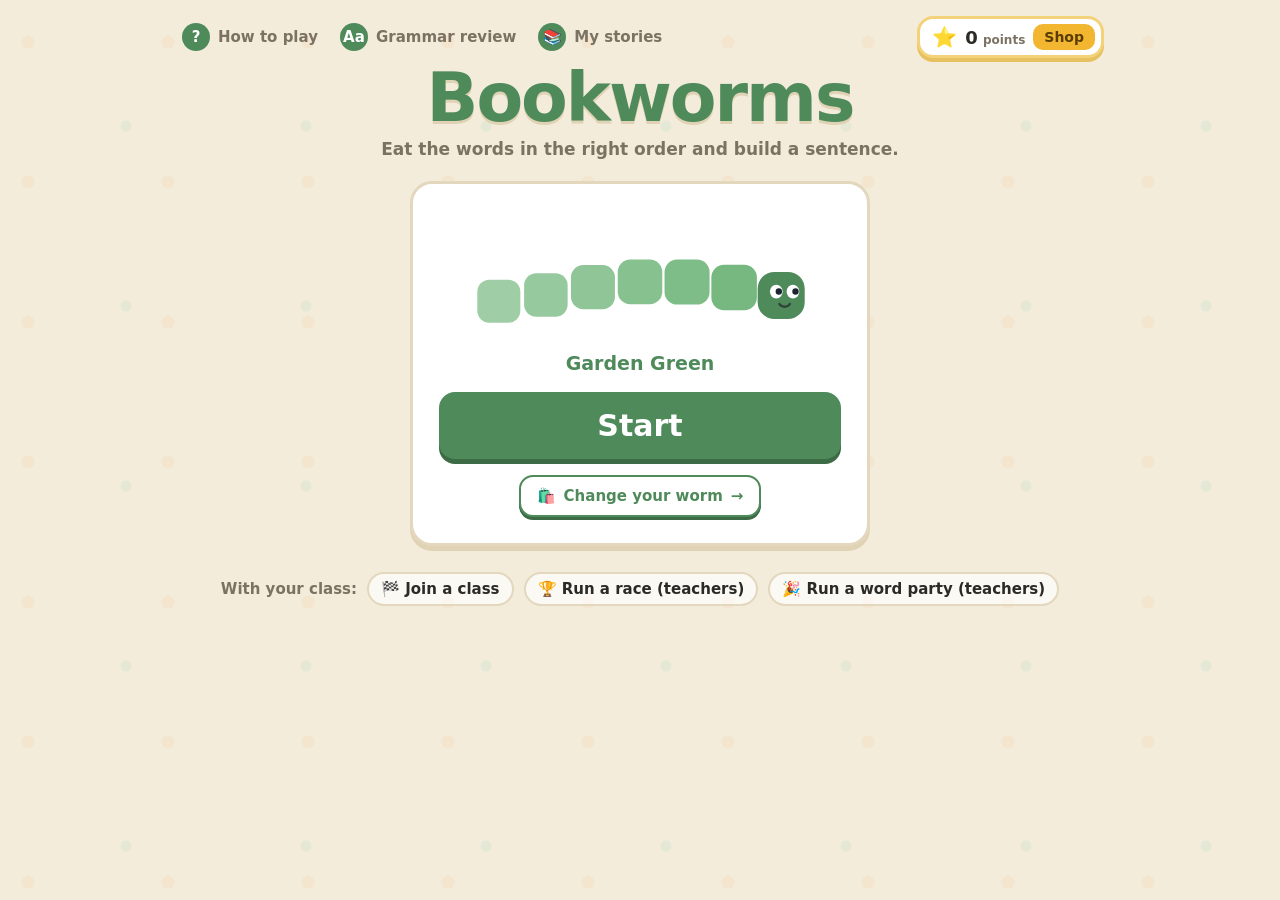
<file: index.html>
<!DOCTYPE html>
<html lang="en">
<head>
<meta charset="utf-8" />
<meta name="viewport" content="width=device-width, initial-scale=1" />
<title>Bookworms</title>
<link rel="icon" href="data:image/svg+xml,%3Csvg xmlns='http://www.w3.org/2000/svg' viewBox='0 0 100 100'%3E%3Ctext y='.9em' font-size='90'%3E%F0%9F%90%9B%3C/text%3E%3C/svg%3E" />
<link rel="stylesheet" href="css/home.css" />
</head>
<body>

<header class="top">
  <nav class="help-links">
    <a class="help" href="how-to-play.html"><span class="help-icon" aria-hidden="true">?</span>How to play</a>
    <a class="help" href="review.html"><span class="help-icon" aria-hidden="true">Aa</span>Grammar review</a>
    <a class="help" href="stories.html"><span class="help-icon" aria-hidden="true">📚</span>My stories</a>
  </nav>
  <a id="bank" class="bank" href="shop.html" title="Spend your points in the shop">
    <span class="bank-star" aria-hidden="true">⭐</span>
    <span><b id="bank-points">0</b> <small>points</small></span>
    <span class="bank-go">Shop</span>
  </a>
</header>

<main class="home start">

  <div class="hero">
    <h1>Bookworms</h1>
    <p class="tagline">Eat the words in the right order and build a sentence.</p>
  </div>

  <!-- the worm you play as, wiggling, in everything it is wearing - and the one way in -->
  <section class="card start-card" aria-label="Your worm">
    <canvas id="worm-preview" class="worm" aria-hidden="true"></canvas>
    <p id="worm-name" class="worm-name">Garden Green</p>
    <p id="picker-error" class="picker-error" hidden>
      Could not load the worm colours. Start the server with <code>./serve.sh</code>
      and reload this page.
    </p>
    <a id="start" class="play" href="setup.html">Start</a>
    <a class="shop-btn" href="shop.html?slot=color">
      <span aria-hidden="true">🛍️</span> Change your worm <span class="go" aria-hidden="true">&rarr;</span>
    </a>
  </section>

  <!-- class races: the whole class plays at once, on a shared leaderboard -->
  <nav class="classroom" aria-label="Class games">
    <span class="classroom-label">With your class:</span>
    <a href="join.html"><span aria-hidden="true">🏁</span> Join a class</a>
    <a href="teacher.html"><span aria-hidden="true">🏆</span> Run a race (teachers)</a>
    <a href="party-teacher.html"><span aria-hidden="true">🎉</span> Run a word party (teachers)</a>
  </nav>

</main>

<script src="js/closet.js"></script>
<script src="js/worm-skin.js"></script>
<script src="js/worm-art.js"></script>
<script src="js/home.js"></script>
</body>
</html>
</file>
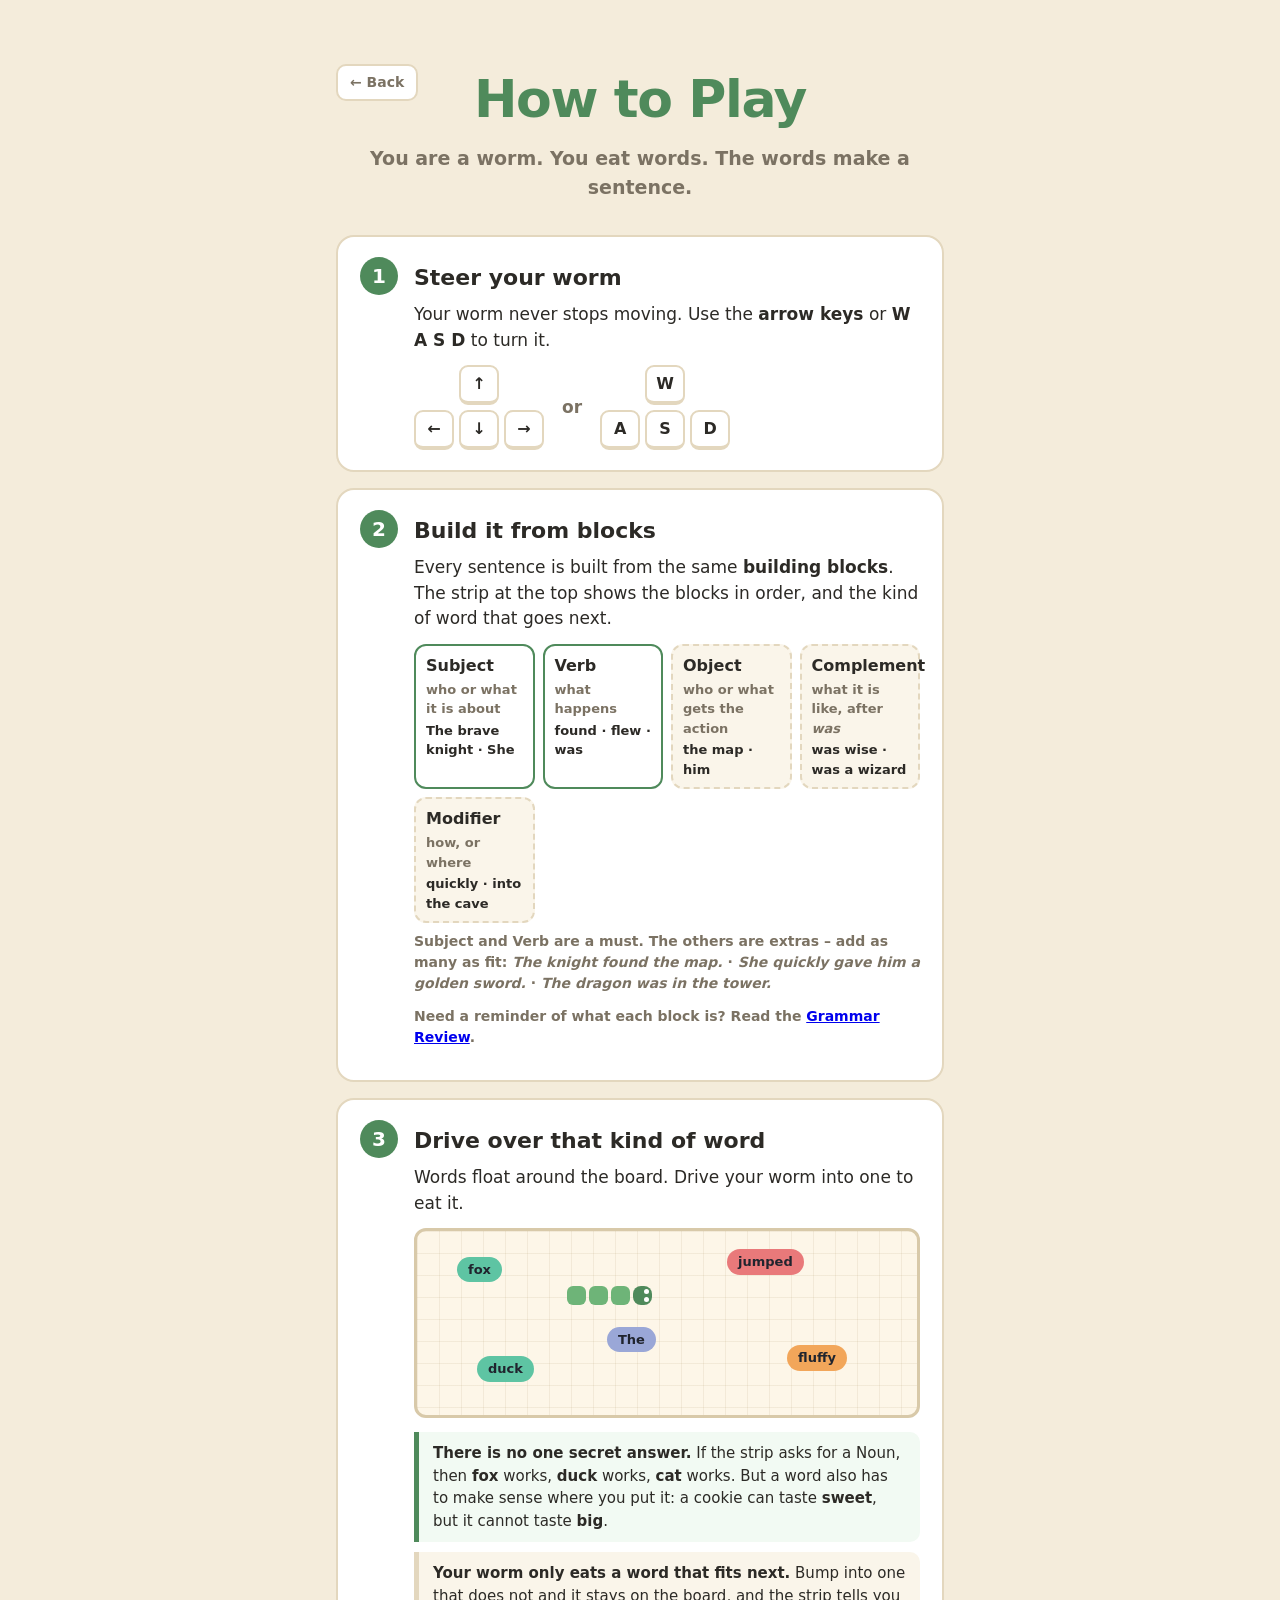
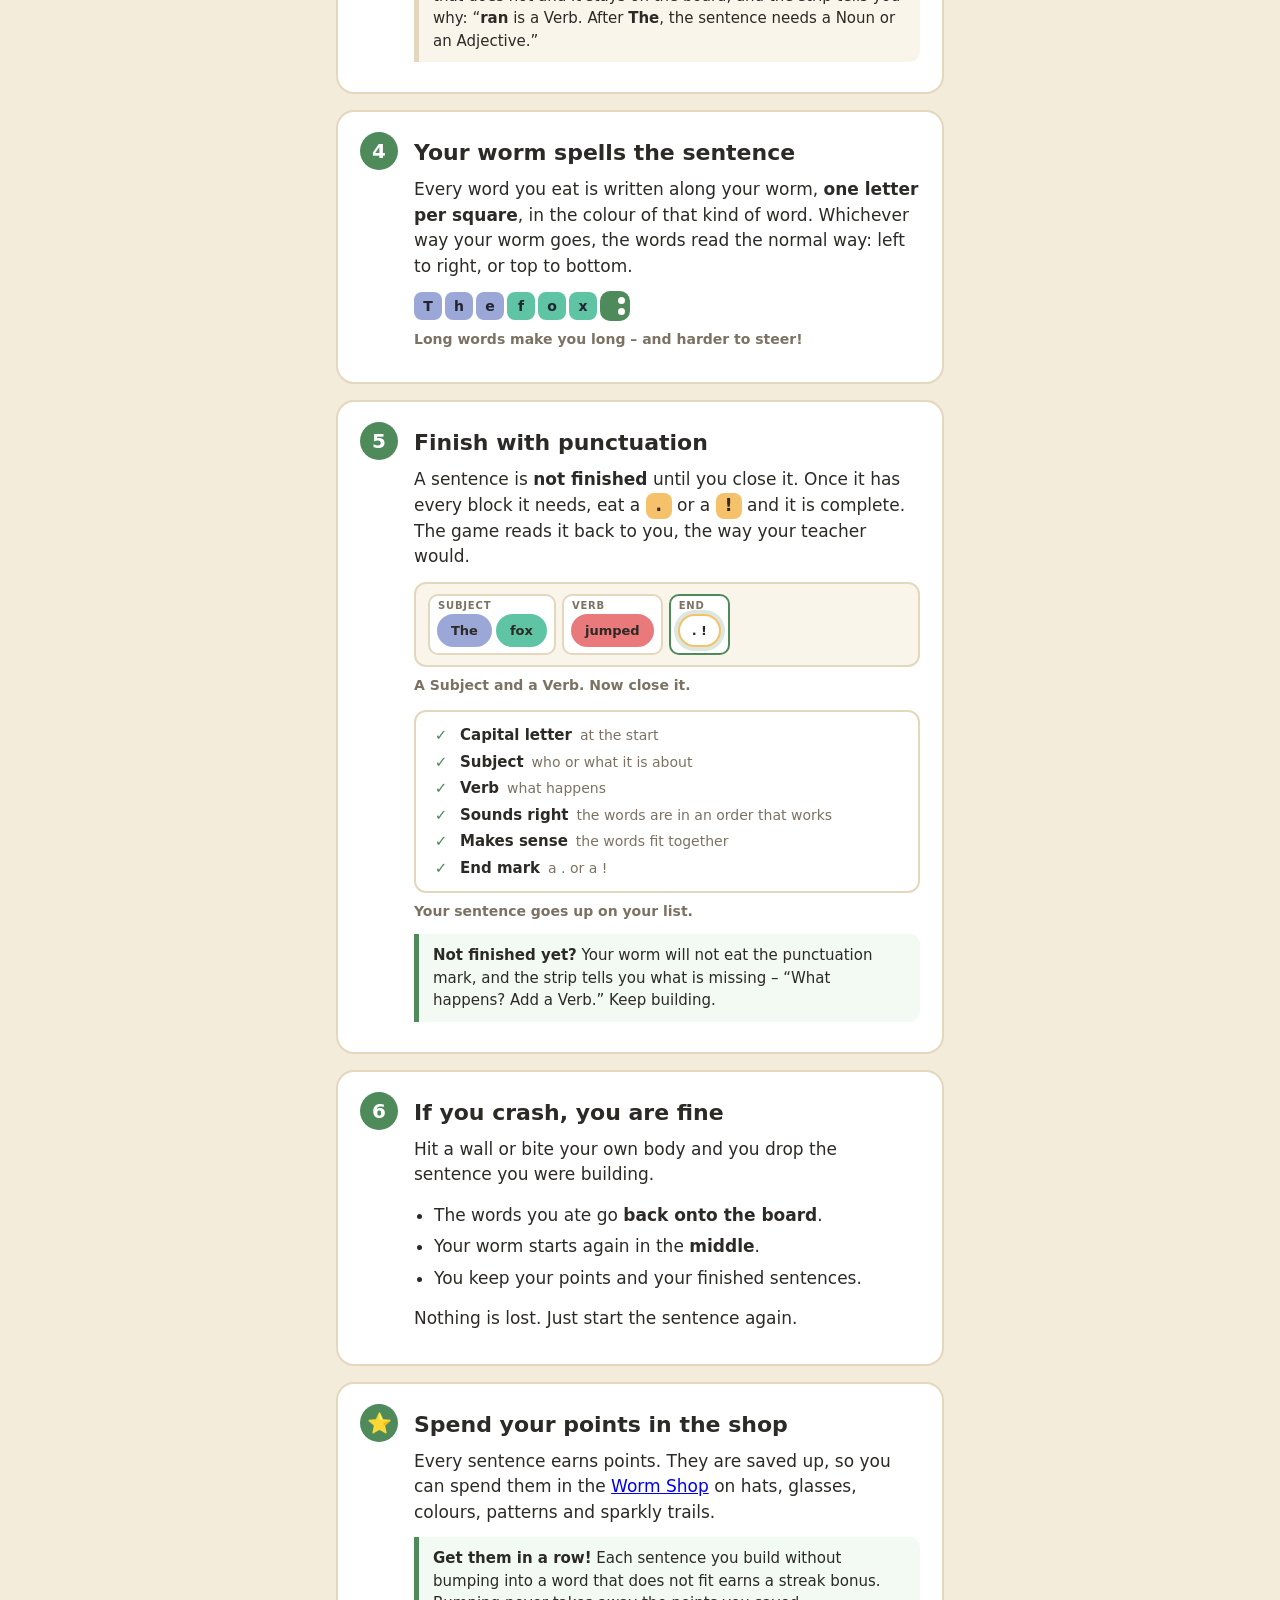
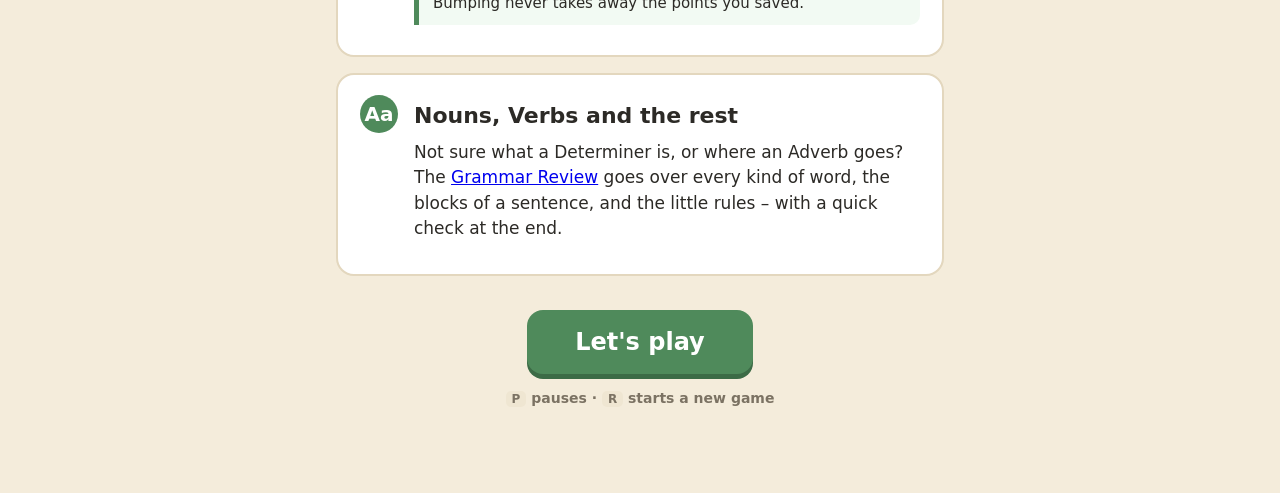
<file: how-to-play.html>
<!DOCTYPE html>
<html lang="en">
<head>
<meta charset="utf-8" />
<meta name="viewport" content="width=device-width, initial-scale=1" />
<title>Bookworms - How to Play</title>
<link rel="icon" href="data:image/svg+xml,%3Csvg xmlns='http://www.w3.org/2000/svg' viewBox='0 0 100 100'%3E%3Ctext y='.9em' font-size='90'%3E%F0%9F%90%9B%3C/text%3E%3C/svg%3E" />
<link rel="stylesheet" href="css/how.css" />
</head>
<body>

<main class="guide">

  <header class="top">
    <a class="back" href="index.html">&larr; Back</a>
    <h1>How to Play</h1>
    <p class="sub">You are a worm. You eat words. The words make a sentence.</p>
  </header>

  <!-- 1 ------------------------------------------------------------ -->
  <section class="step">
    <div class="num">1</div>
    <div class="body">
      <h2>Steer your worm</h2>
      <p>Your worm never stops moving. Use the <b>arrow keys</b> or <b>W A S D</b>
         to turn it.</p>

      <div class="keys">
        <div class="keyset">
          <kbd class="up">&uarr;</kbd>
          <kbd class="left">&larr;</kbd><kbd class="down">&darr;</kbd><kbd class="right">&rarr;</kbd>
        </div>
        <span class="or">or</span>
        <div class="keyset">
          <kbd class="up">W</kbd>
          <kbd class="left">A</kbd><kbd class="down">S</kbd><kbd class="right">D</kbd>
        </div>
      </div>
    </div>
  </section>

  <!-- 2 ------------------------------------------------------------ -->
  <section class="step">
    <div class="num">2</div>
    <div class="body">
      <h2>Build it from blocks</h2>
      <p>Every sentence is built from the same <b>building blocks</b>. The strip at the
         top shows the blocks in order, and the kind of word that goes next.</p>

      <div class="blocks-demo">
        <div class="block-card must"><b>Subject</b><span>who or what it is about</span>
          <em>The brave knight &middot; She</em></div>
        <div class="block-card must"><b>Verb</b><span>what happens</span>
          <em>found &middot; flew &middot; was</em></div>
        <div class="block-card"><b>Object</b><span>who or what gets the action</span>
          <em>the map &middot; him</em></div>
        <div class="block-card"><b>Complement</b><span>what it is like, after <i>was</i></span>
          <em>was wise &middot; was a wizard</em></div>
        <div class="block-card"><b>Modifier</b><span>how, or where</span>
          <em>quickly &middot; into the cave</em></div>
      </div>
      <p class="caption">Subject and Verb are a must. The others are extras &ndash; add as
         many as fit: <i>The knight found the map.</i> &middot; <i>She quickly gave him
         a golden sword.</i> &middot; <i>The dragon was in the tower.</i></p>
      <p class="caption">Need a reminder of what each block is? Read the
         <a href="review.html#blocks">Grammar Review</a>.</p>
    </div>
  </section>

  <!-- 3 ------------------------------------------------------------ -->
  <section class="step">
    <div class="num">3</div>
    <div class="body">
      <h2>Drive over that kind of word</h2>
      <p>Words float around the board. Drive your worm into one to eat it.</p>

      <div class="board-demo">
        <span class="tile noun" style="left:8%;  top:14%">fox</span>
        <span class="tile verb" style="left:62%; top:10%">jumped</span>
        <span class="tile det"  style="left:38%; top:52%">The</span>
        <span class="tile adj"  style="left:74%; top:62%">fluffy</span>
        <span class="tile noun" style="left:12%; top:68%">duck</span>
        <span class="worm-mini">
          <i></i><i></i><i></i><i class="head"></i>
        </span>
      </div>

      <div class="callout good">
        <b>There is no one secret answer.</b> If the strip asks for a Noun, then
        <em>fox</em> works, <em>duck</em> works, <em>cat</em> works. But a word also has to
        make sense where you put it: a cookie can taste <em>sweet</em>, but it cannot
        taste <em>big</em>.
      </div>
      <div class="callout">
        <b>Your worm only eats a word that fits next.</b> Bump into one that does not and it
        stays on the board, and the strip tells you why: &ldquo;<em>ran</em> is a Verb. After
        <em>The</em>, the sentence needs a Noun or an Adjective.&rdquo;
      </div>
    </div>
  </section>

  <!-- 4 ------------------------------------------------------------ -->
  <section class="step">
    <div class="num">4</div>
    <div class="body">
      <h2>Your worm spells the sentence</h2>
      <p>Every word you eat is written along your worm, <b>one letter per square</b>,
         in the colour of that kind of word. Whichever way your worm goes, the words read
         the normal way: left to right, or top to bottom.</p>

      <div class="spell">
        <i class="det">T</i><i class="det">h</i><i class="det">e</i><i class="noun">f</i><i class="noun">o</i><i class="noun">x</i><i class="worm-head"></i>
      </div>
      <p class="caption">Long words make you long &ndash; and harder to steer!</p>
    </div>
  </section>

  <!-- 5 ------------------------------------------------------------ -->
  <section class="step">
    <div class="num">5</div>
    <div class="body">
      <h2>Finish with punctuation</h2>
      <p>A sentence is <b>not finished</b> until you close it. Once it has every block it
         needs, eat a <span class="mark">.</span> or a <span class="mark">!</span> and it is
         complete. The game reads it back to you, the way your teacher would.</p>

      <div class="strip-demo">
        <div class="blk"><small>Subject</small><span class="slot det done">The</span><span class="slot noun done">fox</span></div>
        <div class="blk"><small>Verb</small><span class="slot verb done">jumped</span></div>
        <div class="blk next"><small>End</small><span class="slot end next">. !</span></div>
      </div>
      <p class="caption">A Subject and a Verb. Now close it.</p>

      <ul class="checklist">
        <li><i>&#10003;</i><b>Capital letter</b><span>at the start</span></li>
        <li><i>&#10003;</i><b>Subject</b><span>who or what it is about</span></li>
        <li><i>&#10003;</i><b>Verb</b><span>what happens</span></li>
        <li><i>&#10003;</i><b>Sounds right</b><span>the words are in an order that works</span></li>
        <li><i>&#10003;</i><b>Makes sense</b><span>the words fit together</span></li>
        <li><i>&#10003;</i><b>End mark</b><span>a . or a !</span></li>
      </ul>
      <p class="caption">Your sentence goes up on your list.</p>

      <div class="callout good">
        <b>Not finished yet?</b> Your worm will not eat the punctuation mark, and the strip
        tells you what is missing &ndash; &ldquo;What happens? Add a Verb.&rdquo; Keep building.
      </div>
    </div>
  </section>

  <!-- 6 ------------------------------------------------------------ -->
  <section class="step">
    <div class="num">6</div>
    <div class="body">
      <h2>If you crash, you are fine</h2>
      <p>Hit a wall or bite your own body and you drop the sentence you were building.</p>
      <ul class="plain">
        <li>The words you ate go <b>back onto the board</b>.</li>
        <li>Your worm starts again in the <b>middle</b>.</li>
        <li>You keep your points and your finished sentences.</li>
      </ul>
      <p>Nothing is lost. Just start the sentence again.</p>
    </div>
  </section>

  <!-- bonus ------------------------------------------------------- -->
  <section class="step">
    <div class="num">⭐</div>
    <div class="body">
      <h2>Spend your points in the shop</h2>
      <p>Every sentence earns points. They are saved up, so you can spend them in the
         <a href="shop.html">Worm Shop</a> on hats, glasses, colours, patterns and sparkly trails.</p>
      <div class="callout good">
        <b>Get them in a row!</b> Each sentence you build without bumping into a word that does
        not fit earns a streak bonus. Bumping never takes away the points you saved.
      </div>
    </div>
  </section>

  <!-- the word kinds ------------------------------------------------ -->
  <section class="step">
    <div class="num">Aa</div>
    <div class="body">
      <h2>Nouns, Verbs and the rest</h2>
      <p>Not sure what a Determiner is, or where an Adverb goes? The
         <a href="review.html">Grammar Review</a> goes over every kind of word, the blocks of a
         sentence, and the little rules &ndash; with a quick check at the end.</p>
    </div>
  </section>

  <section class="finish">
    <a class="play" href="index.html">Let's play</a>
    <p class="keys-note"><kbd>P</kbd> pauses &middot; <kbd>R</kbd> starts a new game</p>
  </section>

</main>
</body>
</html>
</file>
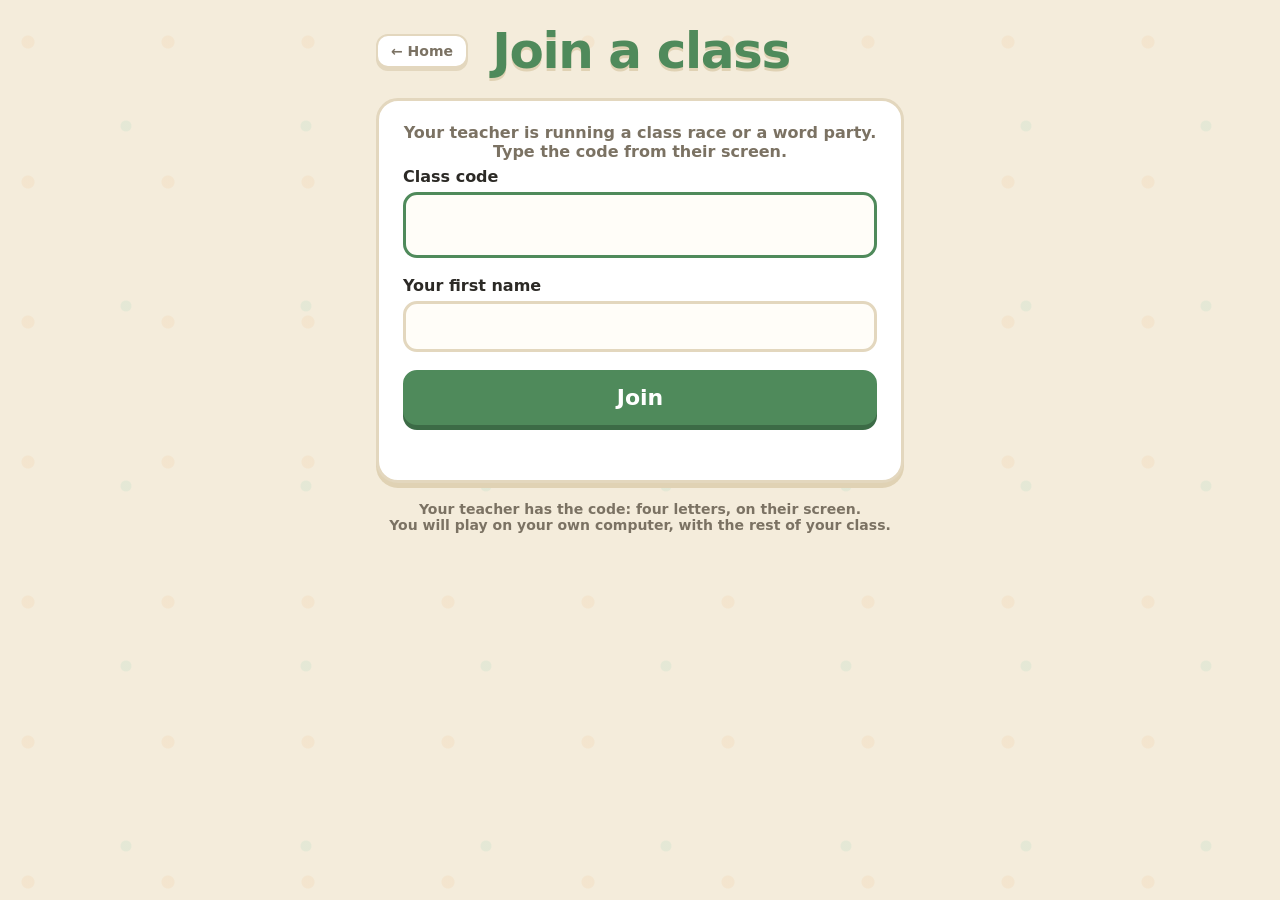
<file: join.html>
<!DOCTYPE html>
<html lang="en">
<head>
<meta charset="utf-8" />
<meta name="viewport" content="width=device-width, initial-scale=1" />
<title>Bookworms - Join a Class</title>
<link rel="icon" href="data:image/svg+xml,%3Csvg xmlns='http://www.w3.org/2000/svg' viewBox='0 0 100 100'%3E%3Ctext y='.9em' font-size='90'%3E%F0%9F%90%9B%3C/text%3E%3C/svg%3E" />
<link rel="stylesheet" href="css/class.css" />
</head>
<body>

<main class="page narrow">

  <header class="top">
    <a class="back" href="index.html">&larr; Home</a>
    <h1>Join a class</h1>
    <span class="spacer"></span>
  </header>

  <form id="join" class="panel join-form" autocomplete="off" novalidate>
    <p class="lead">Your teacher is running a class race or a word party. Type the code from their screen.</p>
    <label class="field">
      <span>Class code</span>
      <input id="code" class="code" type="text" inputmode="text" autocapitalize="characters"
             spellcheck="false" maxlength="4" required />
    </label>
    <label class="field">
      <span>Your first name</span>
      <input id="name" type="text" autocapitalize="words" spellcheck="false" maxlength="16" required />
    </label>
    <button id="go" class="btn go" type="submit">Join</button>
    <p id="error" class="error" role="alert"></p>
  </form>

  <p class="note">Your teacher has the code: four letters, on their screen.<br />
     You will play on your own computer, with the rest of your class.</p>

</main>

<script src="js/classroom.js"></script>
<script src="js/party.js"></script>
<script src="js/join.js"></script>
</body>
</html>
</file>
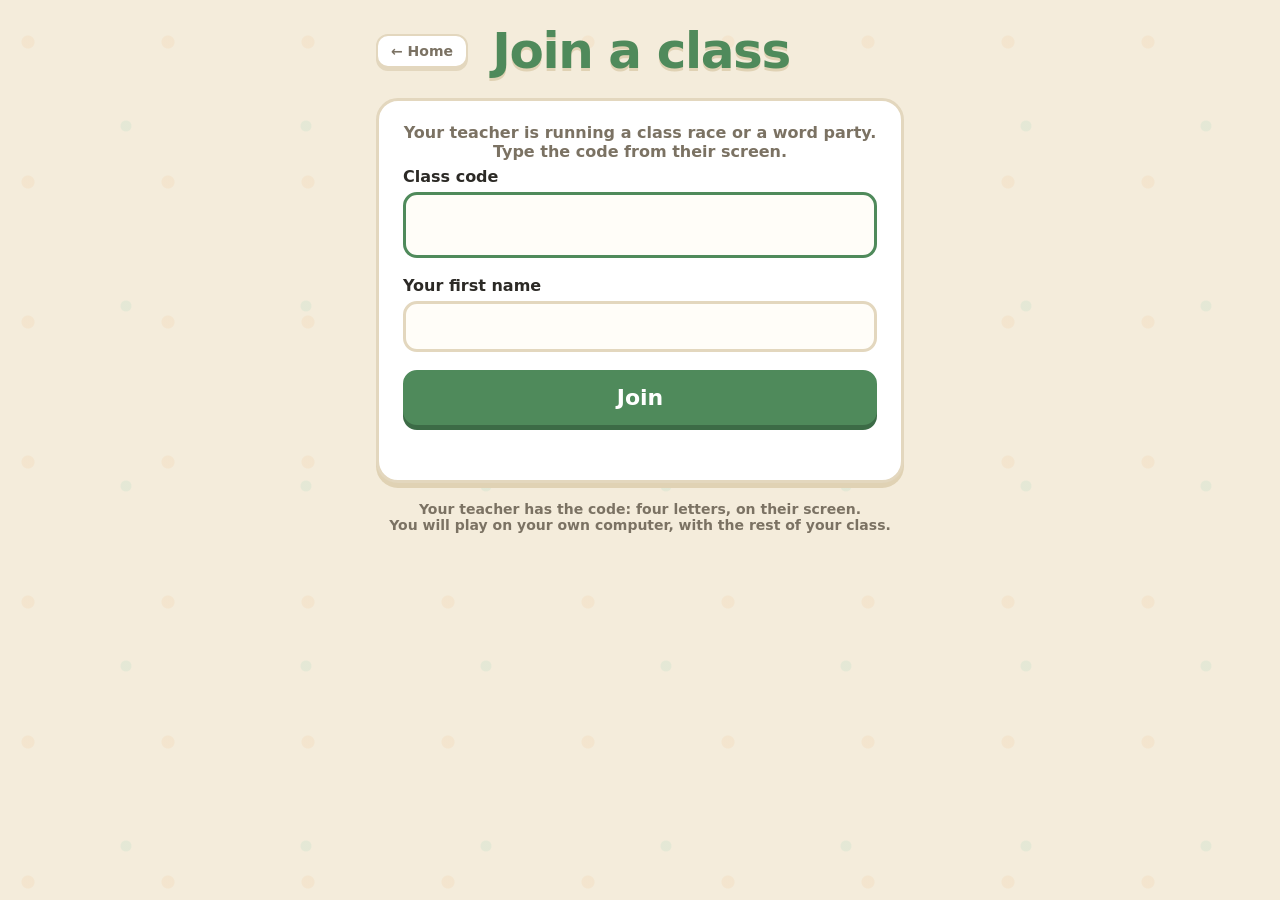
<file: party.html>
<!DOCTYPE html>
<html lang="en">
<head>
<meta charset="utf-8" />
<meta name="viewport" content="width=device-width, initial-scale=1" />
<title>Bookworms - Word Party</title>
<link rel="icon" href="data:image/svg+xml,%3Csvg xmlns='http://www.w3.org/2000/svg' viewBox='0 0 100 100'%3E%3Ctext y='.9em' font-size='90'%3E%F0%9F%8E%89%3C/text%3E%3C/svg%3E" />
<link rel="stylesheet" href="css/class.css" />
<link rel="stylesheet" href="css/party.css" />
</head>
<body>

<main class="page narrow party">

  <header class="top">
    <a class="back" href="index.html">&larr; Home</a>
    <h1>Word party</h1>
    <span class="spacer"></span>
  </header>

  <p id="hello" class="settings" hidden></p>

  <!-- waiting for the teacher: before the first round, or after sending words (js/party-student.js) -->
  <section id="s-wait" class="panel center" hidden>
    <p class="big-emoji" id="wait-emoji">⏳</p>
    <h2 id="wait-title" class="title"></h2>
    <p id="wait-text" class="lead"></p>
  </section>

  <!-- 1. write words for the teacher's prompt -->
  <section id="s-write" class="panel" hidden>
    <p class="prompt" id="write-prompt"></p>
    <p class="lead">Answer it by filling in the boxes. Each box needs one word of the kind it says.</p>
    <form id="frame" class="frame" autocomplete="off" novalidate></form>
    <p class="preview" id="preview" aria-live="polite"></p>
    <div class="actions">
      <button id="send" class="btn go" type="button">Send to my teacher</button>
    </div>
    <p id="write-status" class="status" aria-live="polite"></p>
    <p id="write-error" class="error" role="alert"></p>
  </section>

  <!-- 2. vote for the best sentence the class built -->
  <section id="s-vote" class="panel" hidden>
    <p class="prompt" id="vote-prompt"></p>
    <p class="lead">Vote for your favourite answer! You cannot vote for your own.</p>
    <ol id="ballot" class="ballot"></ol>
    <p id="vote-status" class="status" aria-live="polite"></p>
    <p id="vote-error" class="error" role="alert"></p>
  </section>

  <!-- 3. the votes are in -->
  <section id="s-results" class="panel" hidden>
    <p class="prompt" id="results-prompt"></p>
    <ol id="results" class="results"></ol>
    <p id="results-me" class="status"></p>
    <p class="note">Wait here: your teacher will start the next round.</p>
  </section>

  <p id="error" class="error" role="alert"></p>
  <p class="note"><a id="leave" href="join.html">Join a different class</a></p>

</main>

<script src="js/classroom.js"></script>
<script src="js/party.js"></script>
<script src="js/party-student.js"></script>
</body>
</html>
</file>
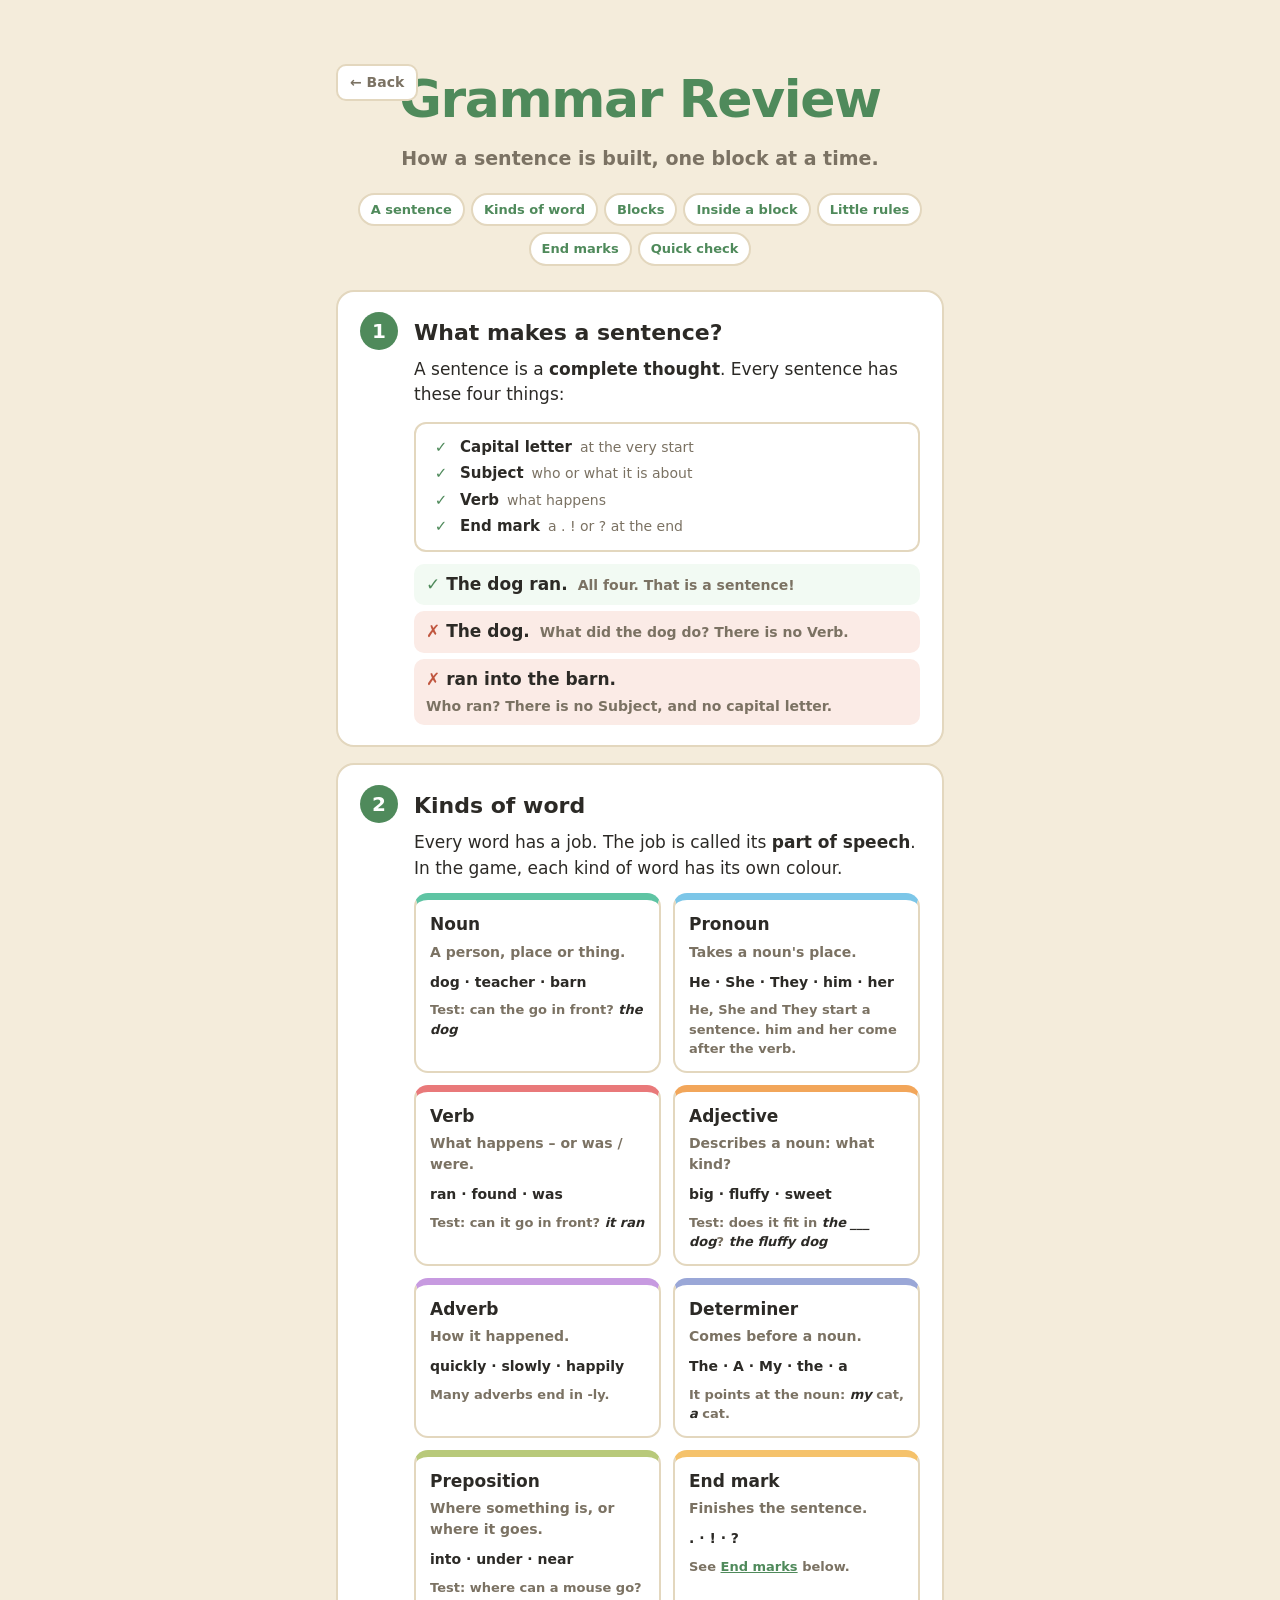
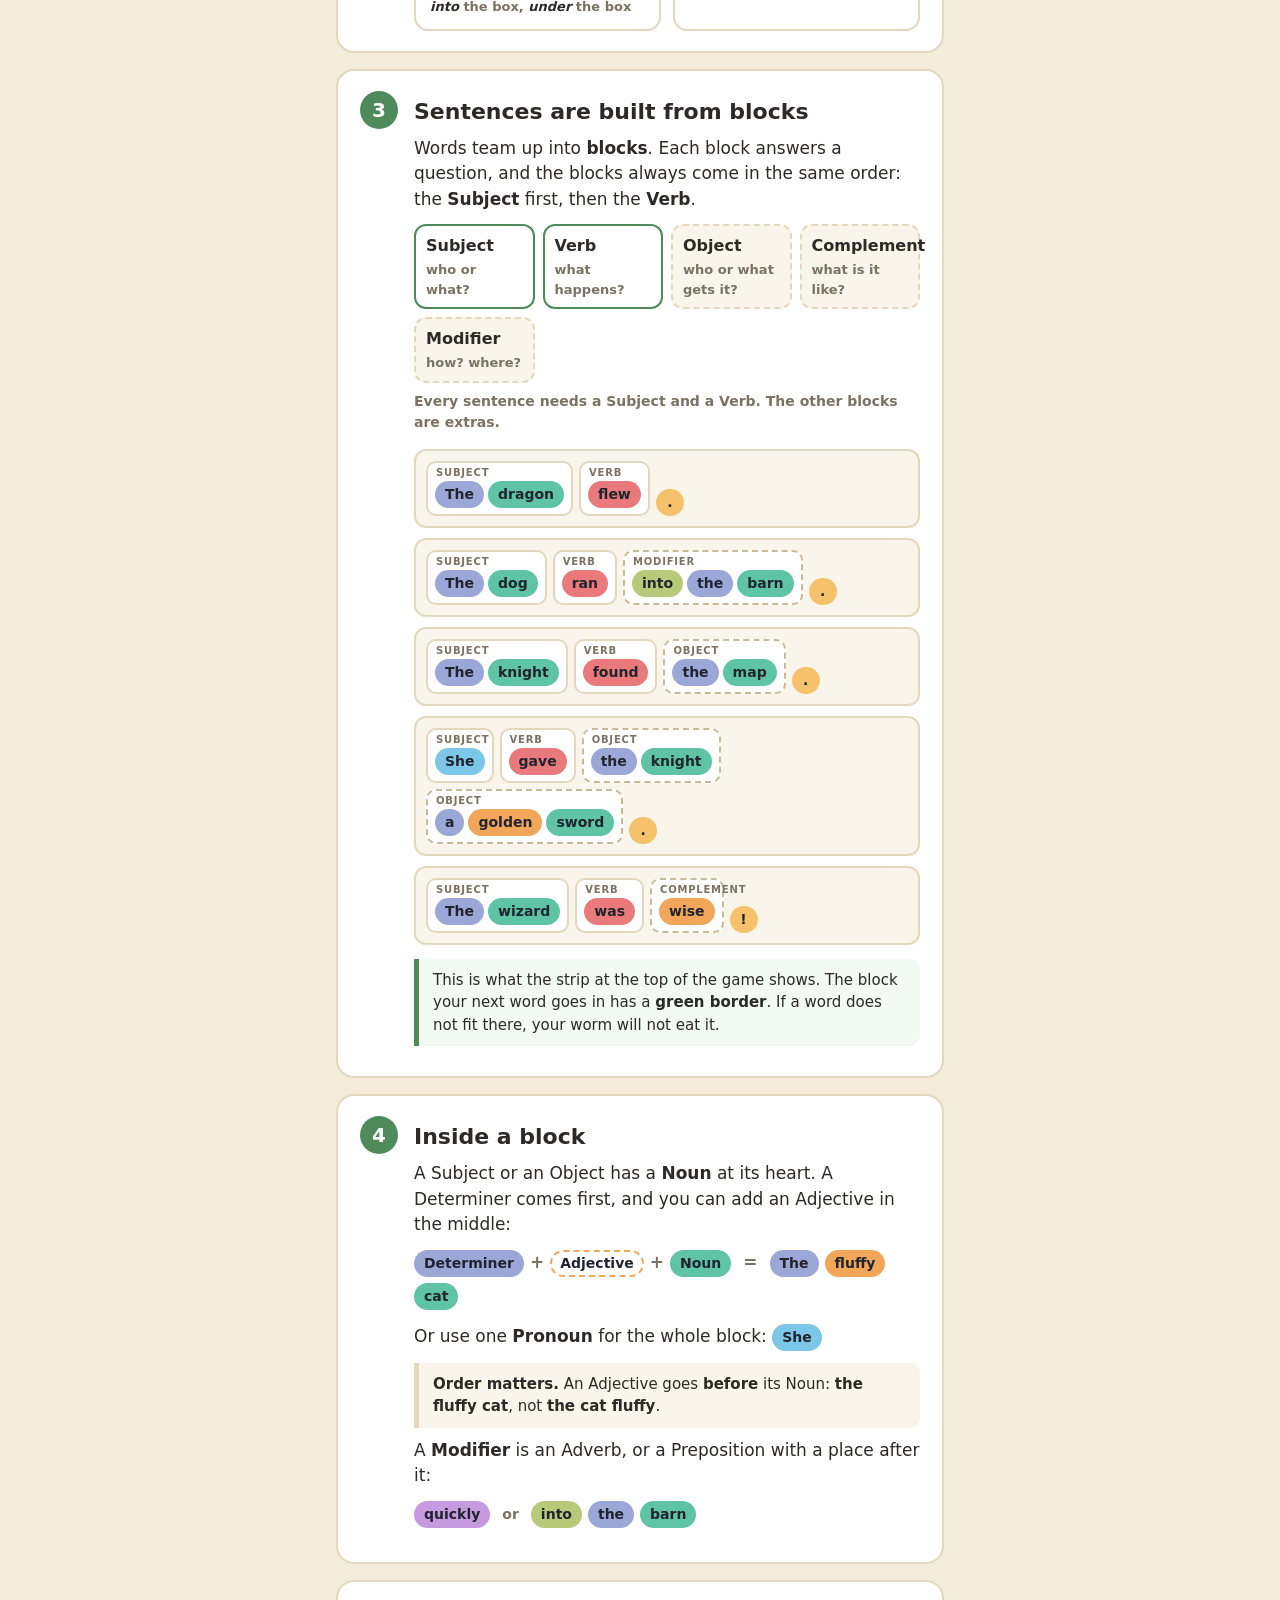
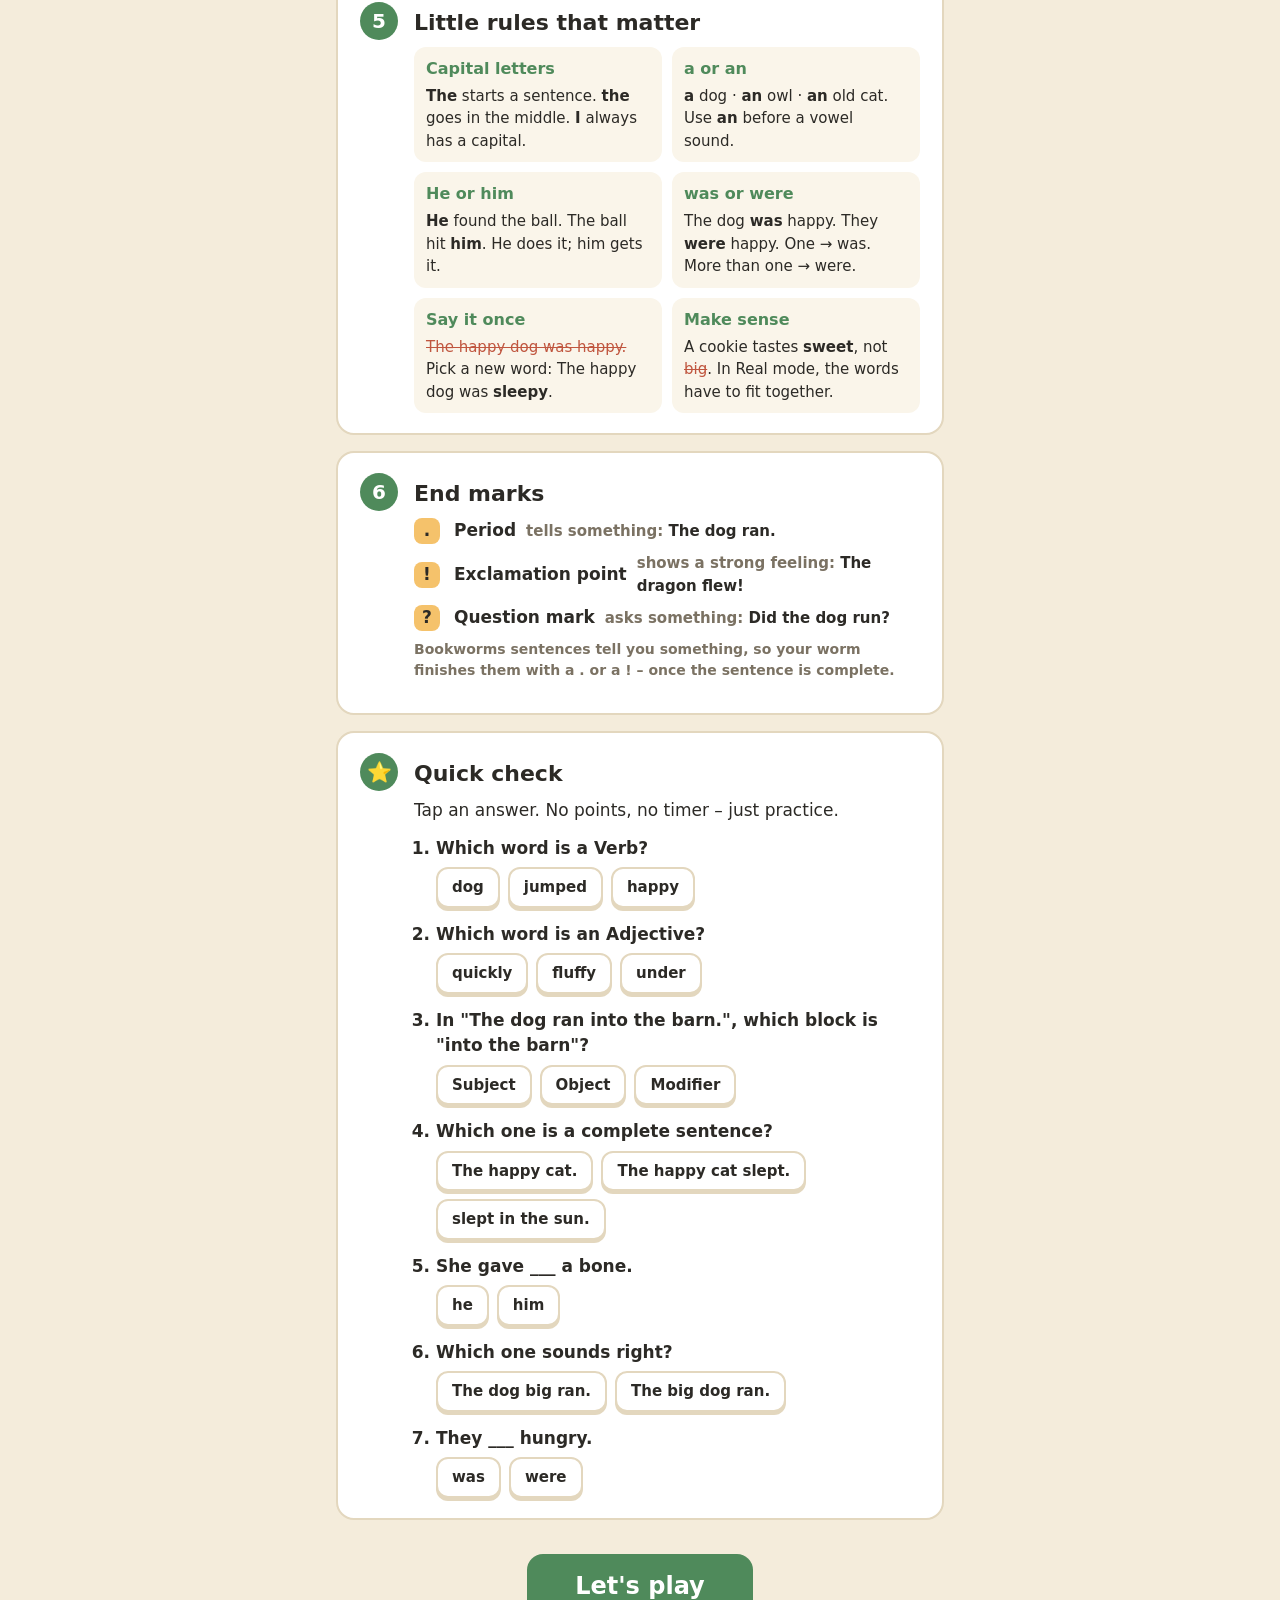
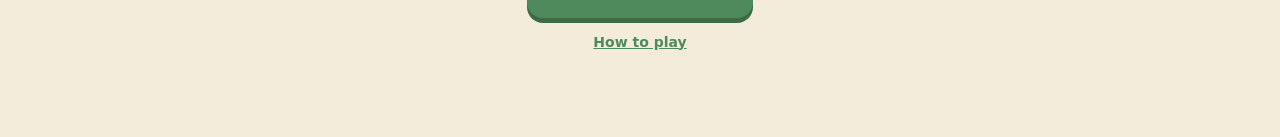
<file: review.html>
<!DOCTYPE html>
<html lang="en">
<head>
<meta charset="utf-8" />
<meta name="viewport" content="width=device-width, initial-scale=1" />
<title>Bookworms - Grammar Review</title>
<link rel="icon" href="data:image/svg+xml,%3Csvg xmlns='http://www.w3.org/2000/svg' viewBox='0 0 100 100'%3E%3Ctext y='.9em' font-size='90'%3E%F0%9F%90%9B%3C/text%3E%3C/svg%3E" />
<link rel="stylesheet" href="css/how.css" />
<link rel="stylesheet" href="css/review.css" />
</head>
<body>

<main class="guide">

  <header class="top">
    <a class="back" href="index.html">&larr; Back</a>
    <h1>Grammar Review</h1>
    <p class="sub">How a sentence is built, one block at a time.</p>
  </header>

  <nav class="jump" aria-label="On this page">
    <a href="#sentence">A sentence</a>
    <a href="#kinds">Kinds of word</a>
    <a href="#blocks">Blocks</a>
    <a href="#inside">Inside a block</a>
    <a href="#rules">Little rules</a>
    <a href="#marks">End marks</a>
    <a href="#quiz">Quick check</a>
  </nav>

  <!-- 1 ------------------------------------------------------------ -->
  <section class="step" id="sentence">
    <div class="num">1</div>
    <div class="body">
      <h2>What makes a sentence?</h2>
      <p>A sentence is a <b>complete thought</b>. Every sentence has these four things:</p>
      <ul class="checklist">
        <li><i>&#10003;</i><b>Capital letter</b><span>at the very start</span></li>
        <li><i>&#10003;</i><b>Subject</b><span>who or what it is about</span></li>
        <li><i>&#10003;</i><b>Verb</b><span>what happens</span></li>
        <li><i>&#10003;</i><b>End mark</b><span>a . ! or ? at the end</span></li>
      </ul>
      <div class="compare">
        <p class="yes"><b>The dog ran.</b> <span>All four. That is a sentence!</span></p>
        <p class="no"><b>The dog.</b> <span>What did the dog do? There is no Verb.</span></p>
        <p class="no"><b>ran into the barn.</b> <span>Who ran? There is no Subject, and no capital letter.</span></p>
      </div>
    </div>
  </section>

  <!-- 2 ------------------------------------------------------------ -->
  <section class="step" id="kinds">
    <div class="num">2</div>
    <div class="body">
      <h2>Kinds of word</h2>
      <p>Every word has a job. The job is called its <b>part of speech</b>. In the game, each
         kind of word has its own colour.</p>
      <div class="cards">
        <div class="card noun">
          <h3>Noun</h3>
          <p>A person, place or thing.</p>
          <span>dog &middot; teacher &middot; barn</span>
          <small class="test">Test: can <b>the</b> go in front? <i>the dog</i></small>
        </div>
        <div class="card pron">
          <h3>Pronoun</h3>
          <p>Takes a noun's place.</p>
          <span>He &middot; She &middot; They &middot; him &middot; her</span>
          <small class="test">He, She and They start a sentence. him and her come after the verb.</small>
        </div>
        <div class="card verb">
          <h3>Verb</h3>
          <p>What happens &ndash; or <b>was</b> / <b>were</b>.</p>
          <span>ran &middot; found &middot; was</span>
          <small class="test">Test: can <b>it</b> go in front? <i>it ran</i></small>
        </div>
        <div class="card adj">
          <h3>Adjective</h3>
          <p>Describes a noun: what kind?</p>
          <span>big &middot; fluffy &middot; sweet</span>
          <small class="test">Test: does it fit in <i>the ___ dog</i>? <i>the fluffy dog</i></small>
        </div>
        <div class="card adv">
          <h3>Adverb</h3>
          <p>How it happened.</p>
          <span>quickly &middot; slowly &middot; happily</span>
          <small class="test">Many adverbs end in <b>-ly</b>.</small>
        </div>
        <div class="card det">
          <h3>Determiner</h3>
          <p>Comes before a noun.</p>
          <span>The &middot; A &middot; My &middot; the &middot; a</span>
          <small class="test">It points at the noun: <i>my</i> cat, <i>a</i> cat.</small>
        </div>
        <div class="card prep">
          <h3>Preposition</h3>
          <p>Where something is, or where it goes.</p>
          <span>into &middot; under &middot; near</span>
          <small class="test">Test: where can a mouse go? <i>into</i> the box, <i>under</i> the box</small>
        </div>
        <div class="card end">
          <h3>End mark</h3>
          <p>Finishes the sentence.</p>
          <span>. &middot; ! &middot; ?</span>
          <small class="test">See <a href="#marks">End marks</a> below.</small>
        </div>
      </div>
    </div>
  </section>

  <!-- 3 ------------------------------------------------------------ -->
  <section class="step" id="blocks">
    <div class="num">3</div>
    <div class="body">
      <h2>Sentences are built from blocks</h2>
      <p>Words team up into <b>blocks</b>. Each block answers a question, and the blocks
         always come in the same order: the <b>Subject</b> first, then the <b>Verb</b>.</p>

      <div class="blocks-demo">
        <div class="block-card must"><b>Subject</b><span>who or what?</span></div>
        <div class="block-card must"><b>Verb</b><span>what happens?</span></div>
        <div class="block-card"><b>Object</b><span>who or what gets it?</span></div>
        <div class="block-card"><b>Complement</b><span>what is it like?</span></div>
        <div class="block-card"><b>Modifier</b><span>how? where?</span></div>
      </div>
      <p class="caption">Every sentence needs a Subject and a Verb. The other blocks are extras.</p>

      <div class="diagrams">
        <div class="diagram">
          <div class="blk"><small>Subject</small><span class="w det">The</span><span class="w noun">dragon</span></div>
          <div class="blk"><small>Verb</small><span class="w verb">flew</span></div>
          <span class="w end">.</span>
        </div>
        <div class="diagram">
          <div class="blk"><small>Subject</small><span class="w det">The</span><span class="w noun">dog</span></div>
          <div class="blk"><small>Verb</small><span class="w verb">ran</span></div>
          <div class="blk extra"><small>Modifier</small><span class="w prep">into</span><span class="w det">the</span><span class="w noun">barn</span></div>
          <span class="w end">.</span>
        </div>
        <div class="diagram">
          <div class="blk"><small>Subject</small><span class="w det">The</span><span class="w noun">knight</span></div>
          <div class="blk"><small>Verb</small><span class="w verb">found</span></div>
          <div class="blk extra"><small>Object</small><span class="w det">the</span><span class="w noun">map</span></div>
          <span class="w end">.</span>
        </div>
        <div class="diagram">
          <div class="blk"><small>Subject</small><span class="w pron">She</span></div>
          <div class="blk"><small>Verb</small><span class="w verb">gave</span></div>
          <div class="blk extra"><small>Object</small><span class="w det">the</span><span class="w noun">knight</span></div>
          <div class="blk extra"><small>Object</small><span class="w det">a</span><span class="w adj">golden</span><span class="w noun">sword</span></div>
          <span class="w end">.</span>
        </div>
        <div class="diagram">
          <div class="blk"><small>Subject</small><span class="w det">The</span><span class="w noun">wizard</span></div>
          <div class="blk"><small>Verb</small><span class="w verb">was</span></div>
          <div class="blk extra"><small>Complement</small><span class="w adj">wise</span></div>
          <span class="w end">!</span>
        </div>
      </div>
      <div class="callout good">
        This is what the strip at the top of the game shows. The block your next word goes in
        has a <b>green border</b>. If a word does not fit there, your worm will not eat it.
      </div>
    </div>
  </section>

  <!-- 4 ------------------------------------------------------------ -->
  <section class="step" id="inside">
    <div class="num">4</div>
    <div class="body">
      <h2>Inside a block</h2>
      <p>A Subject or an Object has a <b>Noun</b> at its heart. A Determiner comes first, and
         you can add an Adjective in the middle:</p>
      <div class="recipe">
        <span class="w det">Determiner</span><span class="plus">+</span>
        <span class="w adj optional">Adjective</span><span class="plus">+</span>
        <span class="w noun">Noun</span>
        <span class="eq">=</span>
        <span class="w det">The</span><span class="w adj">fluffy</span><span class="w noun">cat</span>
      </div>
      <p>Or use one <b>Pronoun</b> for the whole block: <span class="w pron">She</span></p>
      <div class="callout">
        <b>Order matters.</b> An Adjective goes <em>before</em> its Noun:
        <em>the fluffy cat</em>, not <em>the cat fluffy</em>.
      </div>
      <p>A <b>Modifier</b> is an Adverb, or a Preposition with a place after it:</p>
      <div class="recipe">
        <span class="w adv">quickly</span>
        <span class="or-word">or</span>
        <span class="w prep">into</span><span class="w det">the</span><span class="w noun">barn</span>
      </div>
    </div>
  </section>

  <!-- 5 ------------------------------------------------------------ -->
  <section class="step" id="rules">
    <div class="num">5</div>
    <div class="body">
      <h2>Little rules that matter</h2>
      <div class="rules">
        <div class="rule">
          <h3>Capital letters</h3>
          <p><b>The</b> starts a sentence. <b>the</b> goes in the middle. <b>I</b> always has a capital.</p>
        </div>
        <div class="rule">
          <h3>a or an</h3>
          <p><b>a</b> dog &middot; <b>an</b> owl &middot; <b>an</b> old cat. Use <b>an</b> before a vowel sound.</p>
        </div>
        <div class="rule">
          <h3>He or him</h3>
          <p><b>He</b> found the ball. The ball hit <b>him</b>. He does it; him gets it.</p>
        </div>
        <div class="rule">
          <h3>was or were</h3>
          <p>The dog <b>was</b> happy. They <b>were</b> happy. One &rarr; was. More than one &rarr; were.</p>
        </div>
        <div class="rule">
          <h3>Say it once</h3>
          <p><s>The happy dog was happy.</s> Pick a new word: The happy dog was <b>sleepy</b>.</p>
        </div>
        <div class="rule">
          <h3>Make sense</h3>
          <p>A cookie tastes <b>sweet</b>, not <s>big</s>. In Real mode, the words have to fit together.</p>
        </div>
      </div>
    </div>
  </section>

  <!-- 6 ------------------------------------------------------------ -->
  <section class="step" id="marks">
    <div class="num">6</div>
    <div class="body">
      <h2>End marks</h2>
      <ul class="marks">
        <li><span class="mark">.</span><b>Period</b><span>tells something: <i>The dog ran.</i></span></li>
        <li><span class="mark">!</span><b>Exclamation point</b><span>shows a strong feeling: <i>The dragon flew!</i></span></li>
        <li><span class="mark">?</span><b>Question mark</b><span>asks something: <i>Did the dog run?</i></span></li>
      </ul>
      <p class="caption">Bookworms sentences tell you something, so your worm finishes them with
         a . or a ! &ndash; once the sentence is complete.</p>
    </div>
  </section>

  <!-- quiz --------------------------------------------------------- -->
  <section class="step" id="quiz">
    <div class="num">⭐</div>
    <div class="body">
      <h2>Quick check</h2>
      <p>Tap an answer. No points, no timer &ndash; just practice.</p>
      <ol id="questions" class="questions"></ol>
      <p id="score" class="quiz-score" aria-live="polite" hidden></p>
    </div>
  </section>

  <section class="finish">
    <a class="play" href="index.html">Let's play</a>
    <p class="keys-note"><a href="how-to-play.html">How to play</a></p>
  </section>

</main>

<script src="js/review.js"></script>
</body>
</html>
</file>
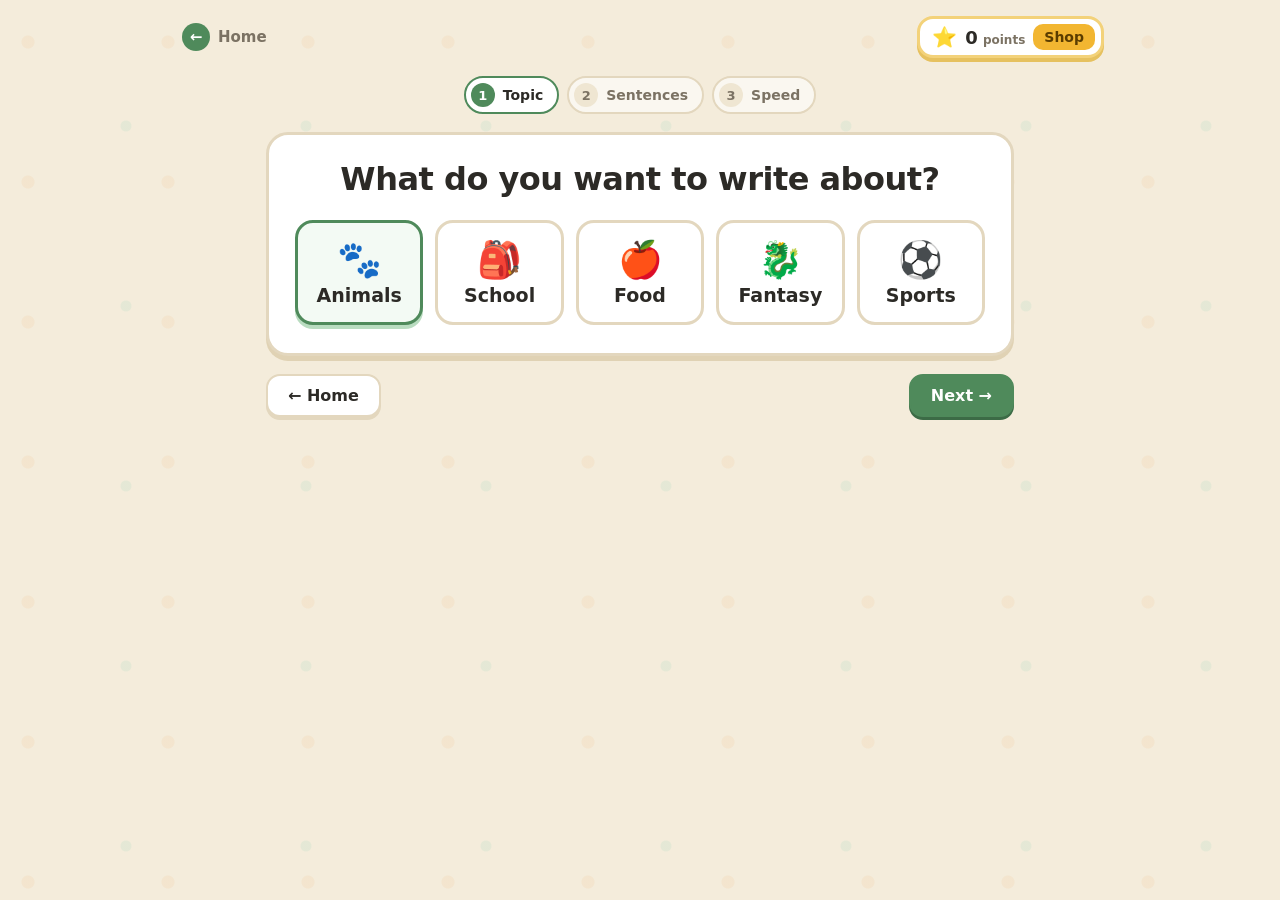
<file: setup.html>
<!DOCTYPE html>
<html lang="en">
<head>
<meta charset="utf-8" />
<meta name="viewport" content="width=device-width, initial-scale=1" />
<title>Bookworms - Set Up Your Game</title>
<link rel="icon" href="data:image/svg+xml,%3Csvg xmlns='http://www.w3.org/2000/svg' viewBox='0 0 100 100'%3E%3Ctext y='.9em' font-size='90'%3E%F0%9F%90%9B%3C/text%3E%3C/svg%3E" />
<link rel="stylesheet" href="css/home.css" />
</head>
<body>

<header class="top">
  <a class="help" href="index.html"><span class="help-icon" aria-hidden="true">&larr;</span>Home</a>
  <a id="bank" class="bank" href="shop.html" title="Spend your points in the shop">
    <span class="bank-star" aria-hidden="true">⭐</span>
    <span><b id="bank-points">0</b> <small>points</small></span>
    <span class="bank-go">Shop</span>
  </a>
</header>

<!-- one question at a time: the topic, Real or Silly, how fast - then Play (js/setup.js) -->
<main class="home setup-page">

  <ol class="steps" aria-label="Steps">
    <li><button type="button" data-goto="topic"><b>1</b> Topic</button></li>
    <li><button type="button" data-goto="mode"><b>2</b> Sentences</button></li>
    <li><button type="button" data-goto="speed"><b>3</b> Speed</button></li>
  </ol>

  <section class="card step" data-step="topic" aria-labelledby="topic-q">
    <h1 id="topic-q" class="question">What do you want to write about?</h1>
    <ul id="topics" class="options" role="radiogroup" aria-labelledby="topic-q"></ul>
    <p id="setup-error" class="picker-error" hidden>
      Could not load the topics. Start the server with <code>./serve.sh</code> and reload this page.
    </p>
  </section>

  <section class="card step" data-step="mode" aria-labelledby="mode-q" hidden>
    <h1 id="mode-q" class="question">Real or silly sentences?</h1>
    <ul class="options two" role="radiogroup" aria-labelledby="mode-q">
      <li><button type="button" class="option" role="radio" data-mode="real">
        <span class="option-icon" aria-hidden="true">🌍</span><b>Real</b>
        <small>They have to make sense: a dog can chase a ball.</small></button></li>
      <li><button type="button" class="option" role="radio" data-mode="silly">
        <span class="option-icon" aria-hidden="true">🤪</span><b>Silly</b>
        <small>They only have to sound right: a ball can chase a dog!</small></button></li>
    </ul>
  </section>

  <section class="card step" data-step="speed" aria-labelledby="speed-q" hidden>
    <h1 id="speed-q" class="question">How fast is your worm?</h1>
    <ul class="options four" role="radiogroup" aria-labelledby="speed-q">
      <li><button type="button" class="option" role="radio" data-speed="slow">
        <span class="option-icon" aria-hidden="true">🐢</span><b>Slow</b>
        <small>Plenty of time to read every word.</small></button></li>
      <li><button type="button" class="option" role="radio" data-speed="normal">
        <span class="option-icon" aria-hidden="true">🐛</span><b>Normal</b>
        <small>Speeds up a little with every sentence.</small></button></li>
      <li><button type="button" class="option" role="radio" data-speed="fast">
        <span class="option-icon" aria-hidden="true">🐇</span><b>Fast</b>
        <small>Quicker - steer early!</small></button></li>
      <li><button type="button" class="option" role="radio" data-speed="zoom">
        <span class="option-icon" aria-hidden="true">⚡</span><b>Zoom</b>
        <small>As fast as it goes. Good luck!</small></button></li>
    </ul>
    <p id="summary" class="summary"></p>
    <a id="play" class="play" href="game.html">Play</a>
    <p class="hint">Steer with the <b>arrow keys</b> or <b>W A S D</b></p>
  </section>

  <nav class="step-nav">
    <button id="prev" class="nav-btn" type="button">&larr; Back</button>
    <button id="next" class="nav-btn go" type="button">Next &rarr;</button>
  </nav>

</main>

<script src="js/closet.js"></script>
<script src="js/worm-skin.js"></script>
<script src="js/setup.js"></script>
</body>
</html>
</file>
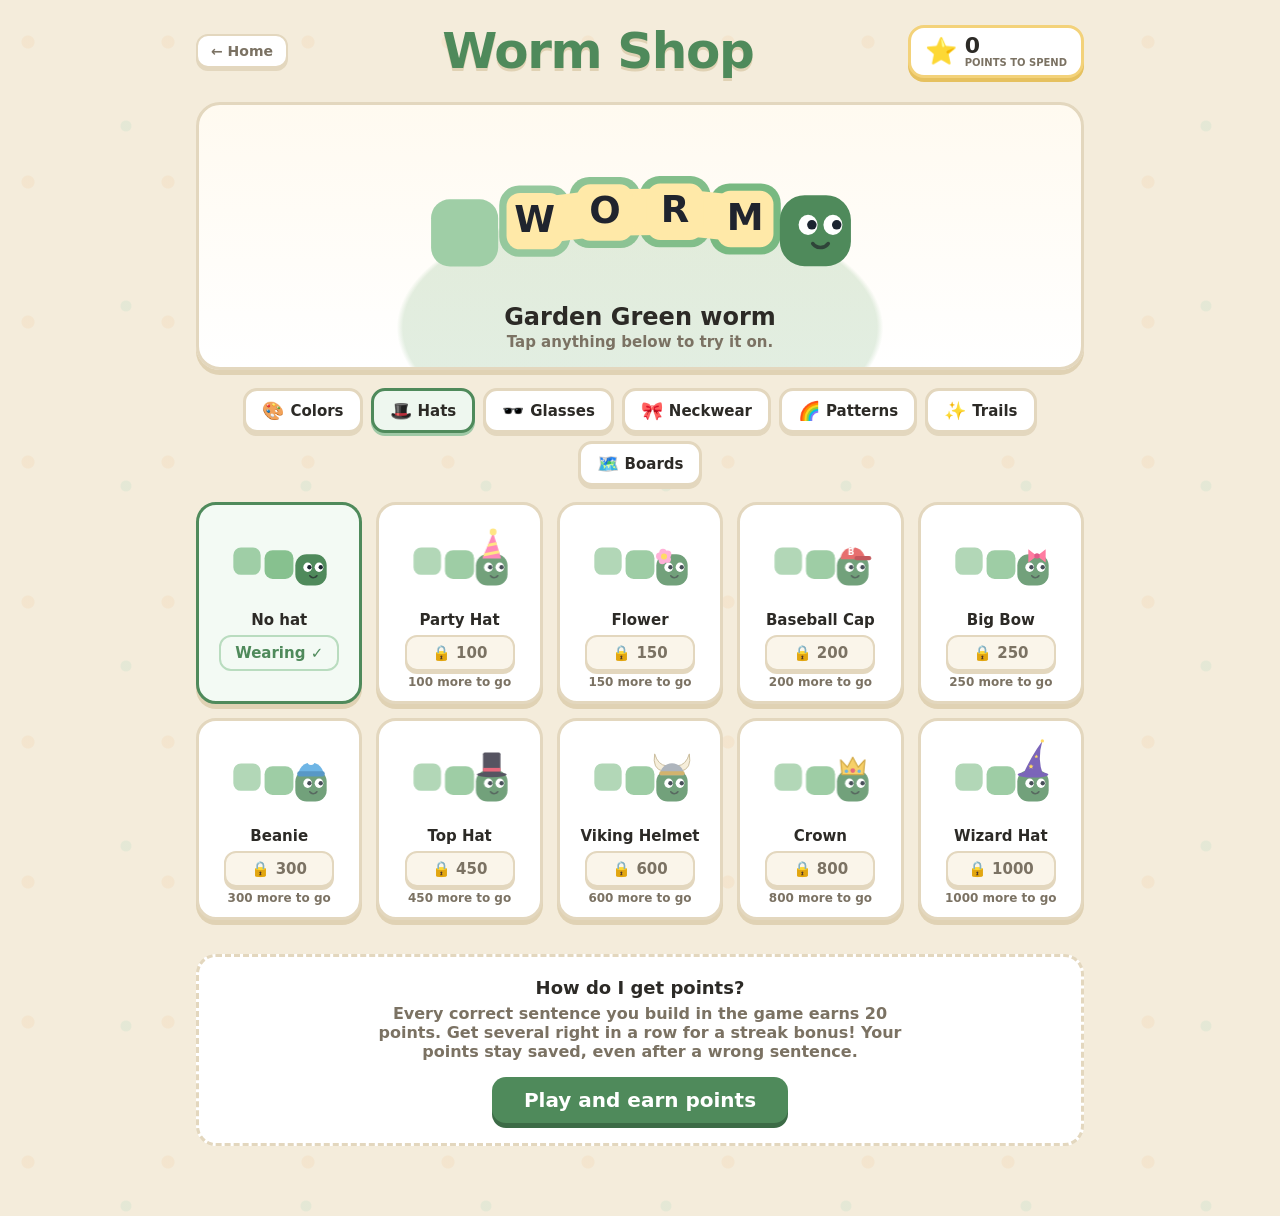
<file: shop.html>
<!DOCTYPE html>
<html lang="en">
<head>
<meta charset="utf-8" />
<meta name="viewport" content="width=device-width, initial-scale=1" />
<title>Bookworms - Worm Shop</title>
<link rel="icon" href="data:image/svg+xml,%3Csvg xmlns='http://www.w3.org/2000/svg' viewBox='0 0 100 100'%3E%3Ctext y='.9em' font-size='90'%3E%F0%9F%9B%8D%3C/text%3E%3C/svg%3E" />
<link rel="stylesheet" href="css/shop.css" />
</head>
<body>

<main class="shop">

  <header class="shop-top">
    <a class="back" href="index.html">&larr; Home</a>
    <h1>Worm Shop</h1>
    <div class="bank" id="bank">
      <span class="bank-star">⭐</span>
      <span><b id="bank-points">0</b><small>points to spend</small></span>
    </div>
  </header>

  <!-- the dressing room: your worm, wearing whatever you are trying on -->
  <section class="stage" aria-label="Your worm">
    <canvas id="stage-worm" class="stage-worm" aria-hidden="true"></canvas>
    <p id="stage-name" class="stage-name">Your worm</p>
    <p id="stage-note" class="stage-note">Tap anything below to try it on.</p>
  </section>

  <nav id="slots" class="slots" role="tablist" aria-label="What to shop for"></nav>

  <ul id="items" class="items"></ul>

  <p id="shop-error" class="shop-error" hidden>
    The shop could not load. Start the server with <code>./serve.sh</code> and reload this page.
  </p>

  <section class="earn">
    <h2>How do I get points?</h2>
    <p>Every <b>correct sentence</b> you build in the game earns <b>20 points</b>. Get several
       right <b>in a row</b> for a streak bonus! Your points stay saved, even after a wrong
       sentence.</p>
    <a id="play" class="play" href="game.html">Play and earn points</a>
  </section>

</main>

<script src="js/config.js"></script>
<script src="js/closet.js"></script>
<script src="js/worm-skin.js"></script>
<script src="js/worm-art.js"></script>
<script src="js/board-art.js"></script>
<script src="js/util.js"></script>
<script src="js/shop.js"></script>
</body>
</html>
</file>
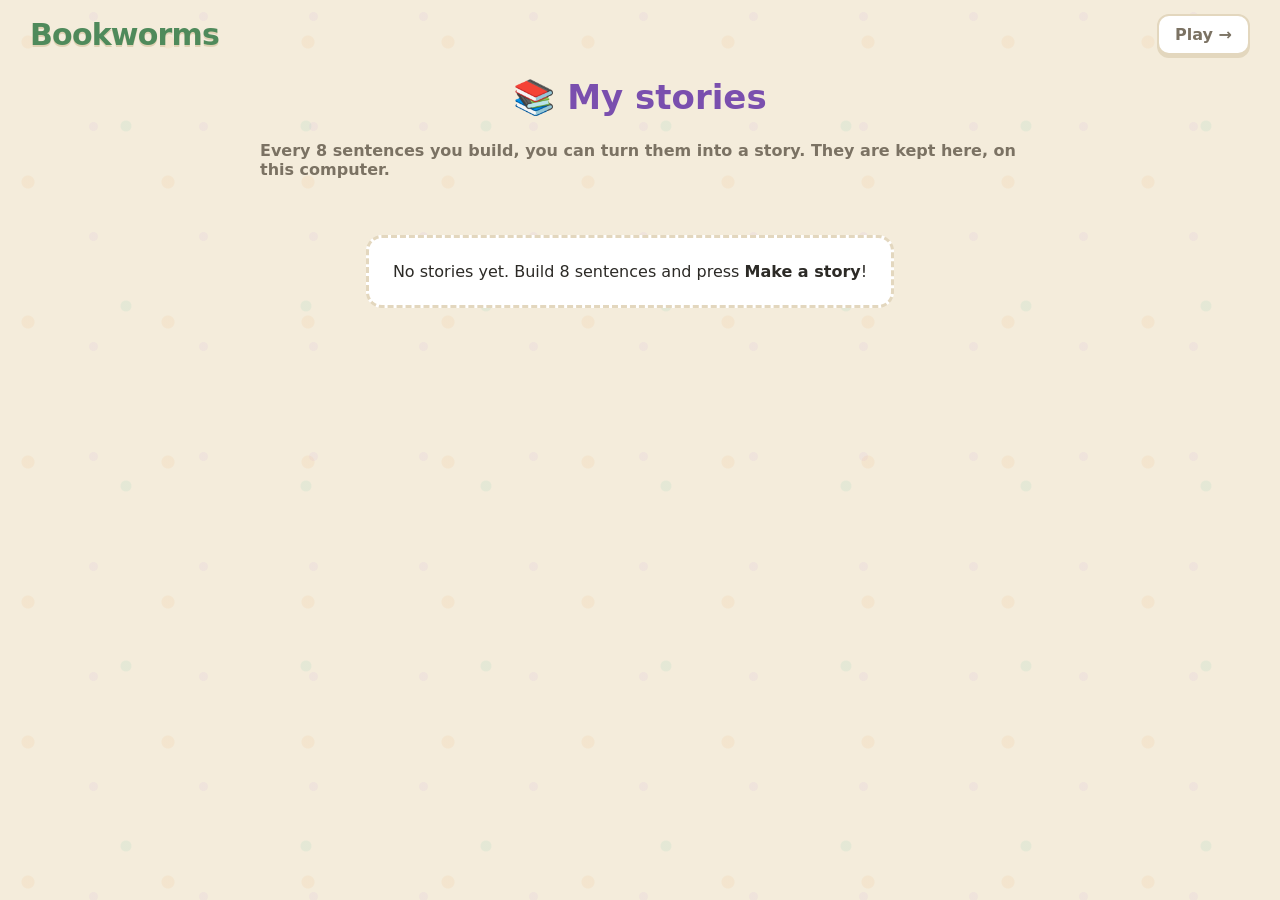
<file: stories.html>
<!DOCTYPE html>
<html lang="en">
<head>
<meta charset="utf-8" />
<meta name="viewport" content="width=device-width, initial-scale=1" />
<title>Bookworms - My Stories</title>
<link rel="icon" href="data:image/svg+xml,%3Csvg xmlns='http://www.w3.org/2000/svg' viewBox='0 0 100 100'%3E%3Ctext y='.9em' font-size='90'%3E%F0%9F%90%9B%3C/text%3E%3C/svg%3E" />
<link rel="stylesheet" href="css/style.css" />
<link rel="stylesheet" href="css/story.css" />
</head>
<body>

<header class="topbar">
  <a class="brand" href="index.html" title="Back to the home page"><span>Bookworms</span></a>
  <a class="btn-link" href="setup.html">Play &rarr;</a>
</header>

<!-- the stories saved in this browser (js/story.js), newest first (js/stories.js) -->
<main class="shelf">
  <h1>📚 My stories</h1>
  <p class="shelf-sub">Every 8 sentences you build, you can turn them into a story. They are kept here, on this computer.</p>
  <p id="shelf-empty" class="shelf-empty" hidden>No stories yet. Build 8 sentences and press
     <b>Make a story</b>!</p>
  <ol id="shelf" class="shelf-list"></ol>
</main>

<script src="js/story.js"></script>
<script src="js/stories.js"></script>
</body>
</html>
</file>
<file: css/home.css>
/* The start page (index.html) - your worm and one big Start button - and the settings page
   (setup.html), which asks one question at a time. The game itself is styled by
   css/style.css. */

:root {
  --paper: #fdf6e8;
  --ink: #2c2a26;
  --muted: #7b7263;
  --line: #e3d7be;
  --green: #4f8a5b;
  --green-dark: #3c6b46;
  --gold: #f2b631;
  --shadow: 0 5px 0 #e0d2b4;

  /* set from js/home.js when a worm is picked */
  --worm-body: #6eb478;
  --worm-head: #4f8a5b;
}

* { box-sizing: border-box; }

body {
  margin: 0;
  background-color: #f4ecdb;
  background-image:
    radial-gradient(circle at 20% 30%, rgba(242, 166, 90, 0.10) 0 6px, transparent 7px),
    radial-gradient(circle at 70% 70%, rgba(94, 196, 163, 0.10) 0 5px, transparent 6px);
  background-size: 140px 140px, 180px 180px;
  color: var(--ink);
  font-family: "Nunito", ui-rounded, "Trebuchet MS", system-ui, sans-serif;
}

a:focus-visible, button:focus-visible { outline: 3px solid var(--green); outline-offset: 3px; }

/* ---------- top: how to play, and the points bank ---------- */

.top {
  display: flex; align-items: center; justify-content: space-between; gap: 12px;
  max-width: 960px; margin: 0 auto; padding: 16px 16px 0;
}
.help-links { display: flex; flex-wrap: wrap; gap: 4px; }
.help {
  display: inline-flex; align-items: center; gap: 8px;
  font-weight: 800; font-size: 15px; color: var(--muted); text-decoration: none;
  padding: 6px 12px 6px 6px; border-radius: 999px;
}
.help:hover { color: var(--ink); background: rgba(255, 255, 255, 0.6); }
.help-icon {
  width: 28px; height: 28px; border-radius: 50%; display: grid; place-items: center;
  background: var(--green); color: #fff; font-weight: 900;
}

.bank {
  display: inline-flex; align-items: center; gap: 8px;
  text-decoration: none; color: var(--ink);
  background: #fff; border: 3px solid #f3d27a; border-radius: 16px;
  padding: 5px 6px 5px 12px; box-shadow: 0 4px 0 #e6c15f; transition: transform 0.12s;
}
.bank:hover { transform: translateY(-2px); }
.bank-star { font-size: 20px; }
.bank b { font-size: 18px; }
.bank small { font-size: 12px; font-weight: 800; color: var(--muted); }
.bank-go {
  background: var(--gold); color: #5a3d00; font-weight: 900; font-size: 14px;
  padding: 5px 11px; border-radius: 10px;
}

/* ---------- the title ---------- */

.home { max-width: 960px; margin: 0 auto; padding: 4px 16px 48px; }

.hero { text-align: center; margin-bottom: 22px; }
.hero h1 {
  margin: 0; font-size: clamp(44px, 9vw, 68px); line-height: 1.05; letter-spacing: -2px;
  color: var(--green); text-shadow: 0 3px 0 #e0d2b4;
}
.tagline { margin: 6px 0 0; color: var(--muted); font-weight: 700; font-size: 17px; }

/* ---------- cards ---------- */

.card {
  background: #fff; border: 3px solid var(--line); border-radius: 22px;
  padding: 18px 22px 22px; box-shadow: var(--shadow);
}

/* ---------- the start page: your worm, and Start ---------- */

.start-card {
  max-width: 460px; margin: 0 auto;
  display: flex; flex-direction: column; align-items: center; text-align: center;
  padding: 18px 26px 26px;
}
.worm { display: block; width: 100%; height: 150px; }
.worm-name {
  margin: 0 0 18px; font-weight: 900; font-size: 19px;
  color: var(--worm-head); transition: color 0.25s;
}
.start-card .play { align-self: stretch; margin-bottom: 16px; font-size: 30px; padding: 16px; }

.picker-error { color: #c0563f; font-weight: 700; font-size: 14px; margin: 0 0 14px; }
.picker-error code { background: #efe6d2; padding: 1px 6px; border-radius: 5px; }

/* the way into the shop: an outlined button, so it reads as something to press without
   competing with Start */
.shop-btn {
  display: inline-flex; align-items: center; gap: 8px;
  padding: 10px 16px; border-radius: 14px; text-decoration: none;
  font-weight: 800; font-size: 15px; color: var(--green);
  background: #fff; border: 2px solid var(--green); box-shadow: 0 3px 0 var(--green-dark);
  transition: transform 0.1s, box-shadow 0.1s, background 0.15s;
}
.shop-btn:hover { background: #f3faf4; transform: translateY(-1px); box-shadow: 0 4px 0 var(--green-dark); }
.shop-btn:active { transform: translateY(2px); box-shadow: 0 1px 0 var(--green-dark); }
.shop-btn .go { transition: transform 0.15s; }
.shop-btn:hover .go { transform: translateX(3px); }

/* ---------- the settings page: one question at a time (js/setup.js) ---------- */

.setup-page { max-width: 780px; padding-top: 18px; }

/* where you are: 1 Topic, 2 Sentences, 3 Speed - each one a way back to it */
.steps { list-style: none; margin: 0 0 18px; padding: 0; display: flex; flex-wrap: wrap; justify-content: center; gap: 8px; }
.steps button {
  font: inherit; font-weight: 800; font-size: 14px; cursor: pointer; color: var(--muted);
  display: inline-flex; align-items: center; gap: 8px; padding: 5px 14px 5px 5px;
  border-radius: 999px; border: 2px solid var(--line); background: rgba(255, 255, 255, 0.6);
}
.steps button:hover { border-color: var(--green); }
.steps b {
  width: 24px; height: 24px; border-radius: 50%; display: grid; place-items: center;
  font-size: 13px; background: #efe6d2; color: var(--muted);
}
.steps .now button { border-color: var(--green); background: #fff; color: var(--ink); }
.steps .now b { background: var(--green); color: #fff; }
.steps .done b { background: #cfe8d4; color: var(--green-dark); }

.step { text-align: center; padding: 26px 26px 28px; }
.question { margin: 0 0 22px; font-size: clamp(24px, 5vw, 32px); letter-spacing: -0.5px; line-height: 1.15; }
.question:focus { outline: none; }

/* the topics share a row, and a row that has to wrap stays centred */
.options {
  list-style: none; margin: 0; padding: 0;
  display: flex; flex-wrap: wrap; justify-content: center; gap: 12px;
}
.options > li { flex: 1 1 110px; max-width: 170px; }
.options.two, .options.four { display: grid; }
.options.two > li, .options.four > li { max-width: none; }
.options.two { grid-template-columns: 1fr 1fr; }
.options.four { grid-template-columns: repeat(4, 1fr); }
.option {
  width: 100%; height: 100%; font: inherit; cursor: pointer; color: var(--ink);
  display: flex; flex-direction: column; align-items: center; gap: 4px;
  padding: 16px 12px; border-radius: 18px; border: 3px solid var(--line); background: #fff;
  transition: transform 0.12s, border-color 0.15s, background 0.15s;
}
.option:hover { transform: translateY(-2px); border-color: var(--green); }
.option[aria-checked="true"] { border-color: var(--green); background: #f3faf4; box-shadow: 0 4px 0 #b9dcc0; }
.option-icon { font-size: 36px; line-height: 1.15; }
.option b { font-size: 19px; font-weight: 900; }
.option small { font-size: 13px; font-weight: 700; color: var(--muted); line-height: 1.3; }

.summary { margin: 24px 0 12px; font-weight: 800; color: var(--muted); }

.step-nav { display: flex; justify-content: space-between; gap: 12px; margin-top: 18px; }
.nav-btn {
  font: inherit; font-weight: 800; font-size: 16px; cursor: pointer; color: var(--ink);
  padding: 10px 20px; border-radius: 14px; border: 2px solid var(--line); background: #fff;
  box-shadow: 0 3px 0 var(--line);
}
.nav-btn:hover { border-color: var(--green); }
.nav-btn.go { margin-left: auto; color: #fff; background: var(--green); border-color: var(--green); box-shadow: 0 3px 0 var(--green-dark); }
.nav-btn.go:hover { background: #5a9a66; }
.nav-btn[hidden] { display: none; }

.play {
  display: block; text-align: center;
  font-size: 26px; font-weight: 900; text-decoration: none; color: #fff;
  background: var(--green); padding: 14px; border-radius: 16px;
  box-shadow: 0 5px 0 var(--green-dark); transition: transform 0.1s, box-shadow 0.1s, background 0.15s;
}
.play:hover { background: #5a9a66; transform: translateY(-2px); box-shadow: 0 7px 0 var(--green-dark); }
.play:active { transform: translateY(3px); box-shadow: 0 2px 0 var(--green-dark); }
.hint { margin: 10px 0 0; text-align: center; color: var(--muted); font-weight: 700; font-size: 13px; }

/* ---------- class races, quietly underneath ---------- */

.classroom {
  display: flex; flex-wrap: wrap; justify-content: center; align-items: center; gap: 6px 10px;
  margin-top: 26px; font-size: 15px; font-weight: 800;
}
.classroom-label { color: var(--muted); }
.classroom a {
  color: var(--ink); text-decoration: none; padding: 6px 12px; border-radius: 999px;
  border: 2px solid var(--line); background: rgba(255, 255, 255, 0.7);
}
.classroom a:hover { border-color: var(--green); background: #fff; }

/* ---------- small screens ---------- */

@media (max-width: 640px) {
  .options.four { grid-template-columns: 1fr 1fr; }
  .hero { margin-bottom: 16px; }
  .tagline { font-size: 15px; }
}
@media (max-width: 460px) {
  .help { font-size: 0; gap: 0; padding: 4px; }     /* just the icon */
  .help-icon { font-size: 16px; }
  .card, .step { padding: 16px; }
  .options.two { grid-template-columns: 1fr; }
  .steps button { font-size: 0; gap: 0; padding: 3px; }   /* just the numbers */
  .steps b { font-size: 13px; }
}
</file>
<file: css/how.css>
/* The how-to-play page. Written for a 3rd to 5th grader, so: big type, short
   lines, and a picture for every idea rather than a paragraph about it. */

:root {
  --paper: #fdf6e8;
  --ink: #2c2a26;
  --muted: #7b7263;
  --line: #e3d7be;
  --green: #4f8a5b;

  --c-det:  #9aa7d7;
  --c-adj:  #f2a65a;
  --c-noun: #5ec4a3;
  --c-verb: #e9797a;
  --c-adv:  #c79ae0;
  --c-end:  #f5c26b;
  --c-pron: #7cc6e8;
  --c-prep: #b8c97a;
}

* { box-sizing: border-box; }

body {
  margin: 0;
  background: #f4ecdb;
  color: var(--ink);
  font-family: "Nunito", ui-rounded, "Trebuchet MS", system-ui, sans-serif;
  font-size: 17px;
  line-height: 1.5;
}

.guide { max-width: 640px; margin: 0 auto; padding: 26px 16px 70px; }

/* ---------- header ---------- */

.top { text-align: center; margin-bottom: 34px; position: relative; }
.back {
  position: absolute; left: 0; top: 4px;
  font-size: 14px; font-weight: 800; color: var(--muted); text-decoration: none;
  padding: 6px 12px; border-radius: 10px; border: 2px solid var(--line); background: #fff;
}
.back:hover { color: var(--ink); border-color: var(--green); }
.top h1 {
  margin: 34px 0 6px;
  font-size: clamp(34px, 9vw, 52px);
  color: var(--green);
  letter-spacing: -1.4px;
}
.sub { margin: 0; font-size: 19px; font-weight: 800; color: var(--muted); }

/* ---------- a numbered step ---------- */

.step {
  display: flex; gap: 16px;
  background: #fff;
  border: 2px solid var(--line);
  border-radius: 18px;
  padding: 20px 22px;
  margin-bottom: 16px;
}
.num {
  flex: none;
  width: 38px; height: 38px; border-radius: 50%;
  background: var(--green); color: #fff;
  font-size: 20px; font-weight: 800;
  display: grid; place-items: center;
}
.body { flex: 1; min-width: 0; }
.body h2 { margin: 4px 0 8px; font-size: 22px; }
.body p { margin: 0 0 12px; }
.caption { font-size: 14px; color: var(--muted); font-weight: 700; margin-top: 8px !important; }

.plain { margin: 0 0 12px; padding-left: 20px; }
.plain li { padding: 3px 0; }

/* ---------- keyboard ---------- */

.keys { display: flex; align-items: center; gap: 18px; flex-wrap: wrap; }
.keyset {
  display: grid;
  grid-template-columns: repeat(3, 40px);
  grid-template-rows: repeat(2, 40px);
  gap: 5px;
}
.keyset kbd {
  display: grid; place-items: center;
  font: inherit; font-weight: 800; font-size: 16px;
  background: #fff; border: 2px solid var(--line);
  border-bottom-width: 4px; border-radius: 9px;
}
.keyset .up    { grid-column: 2; grid-row: 1; }
.keyset .left  { grid-column: 1; grid-row: 2; }
.keyset .down  { grid-column: 2; grid-row: 2; }
.keyset .right { grid-column: 3; grid-row: 2; }
.or { font-weight: 800; color: var(--muted); }

/* ---------- the strip, as the game shows it ---------- */

.strip-demo {
  display: flex; flex-wrap: wrap; gap: 6px; align-items: flex-end;
  background: #faf5ea; border: 2px solid var(--line);
  border-radius: 12px; padding: 10px 12px;
}
.slot {
  font-size: 13px; font-weight: 800;
  padding: 5px 12px; border-radius: 999px;
  border: 2px solid var(--line); background: #fff; color: var(--muted);
}
.slot.det  { border-color: var(--c-det); }
.slot.adj  { border-color: var(--c-adj); }
.slot.noun { border-color: var(--c-noun); }
.slot.verb { border-color: var(--c-verb); }
.slot.adv  { border-color: var(--c-adv); }
.slot.end  { border-color: var(--c-end); }

.slot.done { color: var(--ink); }
.slot.det.done  { background: var(--c-det); }
.slot.noun.done { background: var(--c-noun); }
.slot.verb.done { background: var(--c-verb); }

/* an extra the sentence can do without - dashed, as in the game */
.slot.optional { border-style: dashed; opacity: 0.8; }

/* a block of the sentence, with its name on top - as the game's strip groups the words */
.blk {
  display: flex; flex-wrap: wrap; gap: 4px; align-items: center;
  padding: 18px 7px 6px; border-radius: 10px; position: relative;
  border: 2px solid var(--line); background: #fff;
}
.blk.next { border-color: var(--green); }
.blk small {
  position: absolute; left: 8px; top: 2px;
  font-size: 10px; font-weight: 900; text-transform: uppercase; letter-spacing: 0.8px;
  color: var(--muted);
}

.slot.next {
  color: var(--ink);
  box-shadow: 0 0 0 4px rgba(79, 138, 91, 0.2);
  animation: pulse 1.6s ease-in-out infinite;
}
@keyframes pulse {
  50% { box-shadow: 0 0 0 7px rgba(79, 138, 91, 0.1); }
}

/* ---------- a little board ---------- */

.board-demo {
  position: relative;
  height: 190px;
  background: var(--paper);
  background-image:
    linear-gradient(rgba(190,170,130,.16) 1px, transparent 1px),
    linear-gradient(90deg, rgba(190,170,130,.16) 1px, transparent 1px);
  background-size: 22px 22px;
  border: 3px solid #d8c9a9;
  border-radius: 12px;
  margin-bottom: 14px;
  overflow: hidden;
}
.tile {
  position: absolute;
  font-size: 13px; font-weight: 800; color: #20242e;
  padding: 3px 11px; border-radius: 999px;
}
.tile.det  { background: var(--c-det); }
.tile.adj  { background: var(--c-adj); }
.tile.noun { background: var(--c-noun); }
.tile.verb { background: var(--c-verb); }

.worm-mini { position: absolute; left: 30%; top: 30%; display: flex; gap: 3px; }
.worm-mini i {
  width: 19px; height: 19px; border-radius: 6px; background: #6eb478;
}
.worm-mini i.head {
  background: #4f8a5b; border-radius: 8px; position: relative;
}
.worm-mini i.head::before, .worm-mini i.head::after {
  content: ""; position: absolute; width: 5px; height: 5px;
  border-radius: 50%; background: #fff; right: 3px;
}
.worm-mini i.head::before { top: 3px; }
.worm-mini i.head::after  { bottom: 3px; }

/* ---------- the worm spelling a sentence ---------- */

.spell { display: flex; gap: 3px; flex-wrap: wrap; align-items: center; }
.spell i {
  width: 28px; height: 28px; border-radius: 8px;
  display: grid; place-items: center;
  font-style: normal; font-weight: 800; font-size: 14px; color: #20242e;
}
.spell i.det  { background: var(--c-det); }
.spell i.noun { background: var(--c-noun); }
.spell i.worm-head {
  background: #4f8a5b; border-radius: 10px; position: relative; width: 30px; height: 30px;
}
.spell i.worm-head::before, .spell i.worm-head::after {
  content: ""; position: absolute; width: 7px; height: 7px;
  border-radius: 50%; background: #fff; right: 5px;
}
.spell i.worm-head::before { top: 6px; }
.spell i.worm-head::after  { bottom: 6px; }

/* ---------- the checker's list, as the game shows it ---------- */

.checklist {
  list-style: none; margin: 14px 0 0; padding: 12px 14px;
  background: #fff; border: 2px solid var(--line); border-radius: 12px;
  display: grid; gap: 4px;
}
.checklist li {
  display: grid; grid-template-columns: 22px auto 1fr; gap: 8px; align-items: baseline;
  font-size: 15px;
}
.checklist i { font-style: normal; font-weight: 900; color: var(--green); text-align: center; }
.checklist span { color: var(--muted); font-size: 14px; }

@media (max-width: 420px) {
  .checklist li { grid-template-columns: 22px 1fr; }
  .checklist span { grid-column: 2; }
}

/* ---------- callouts ---------- */

.callout {
  background: #faf5ea; border-left: 5px solid var(--line);
  border-radius: 0 10px 10px 0; padding: 10px 14px;
  font-size: 15px; margin-bottom: 10px;
}
.callout.good { border-left-color: var(--green); background: #f2faf3; }
.callout em { font-style: normal; font-weight: 800; }

.mark {
  display: inline-grid; place-items: center;
  width: 26px; height: 26px; border-radius: 8px;
  background: var(--c-end); font-weight: 800; vertical-align: middle;
}

/* ---------- word kind cards ---------- */

.cards { display: grid; grid-template-columns: repeat(auto-fit, minmax(170px, 1fr)); gap: 12px; }
.card {
  background: #fff; border: 2px solid var(--line);
  border-top-width: 7px; border-radius: 14px; padding: 12px 14px;
}
.card h3 { margin: 0 0 4px; font-size: 17px; }
.card p { margin: 0 0 6px; font-size: 14px; color: var(--muted); font-weight: 700; }
.card span { font-size: 14px; font-weight: 800; }
.card.det  { border-top-color: var(--c-det); }
.card.adj  { border-top-color: var(--c-adj); }
.card.noun { border-top-color: var(--c-noun); }
.card.verb { border-top-color: var(--c-verb); }
.card.adv  { border-top-color: var(--c-adv); }
.card.end  { border-top-color: var(--c-end); }
.card.pron { border-top-color: var(--c-pron); }
.card.prep { border-top-color: var(--c-prep); }

/* ---------- the building blocks ---------- */

.blocks-demo { display: grid; grid-template-columns: repeat(auto-fit, minmax(118px, 1fr)); gap: 8px; }
.block-card {
  background: #faf5ea; border: 2px dashed var(--line); border-radius: 12px;
  padding: 8px 10px; display: flex; flex-direction: column; gap: 2px;
}
.block-card.must { border-style: solid; border-color: var(--green); background: #fff; }
.block-card b { font-size: 16px; }
.block-card span { font-size: 13px; color: var(--muted); font-weight: 700; }
.block-card em { font-size: 13px; font-style: normal; font-weight: 800; }

/* ---------- finish ---------- */

.finish { text-align: center; margin-top: 34px; }
.play {
  display: inline-block;
  font-size: 24px; font-weight: 800; text-decoration: none; color: #fff;
  background: var(--green); padding: 14px 48px; border-radius: 16px;
  box-shadow: 0 5px 0 #3c6b46;
}
.play:hover { transform: translateY(-2px); box-shadow: 0 7px 0 #3c6b46; }
.play:active { transform: translateY(3px); box-shadow: 0 2px 0 #3c6b46; }
.keys-note { margin-top: 14px; color: var(--muted); font-weight: 700; font-size: 14px; }
.keys-note kbd {
  font: inherit; font-size: 12px; background: #efe6d2;
  border-radius: 5px; padding: 1px 6px; font-weight: 800;
}

@media (max-width: 420px) {
  .step { padding: 16px; gap: 12px; }
  .board-demo { height: 160px; }
}
</file>
<file: css/class.css>
/* Class races: the join page (join.html) and the teacher's page (teacher.html).
   The teacher's page is often up on a projector, so its board is big and plain. */

:root {
  --paper: #fdf6e8;
  --ink: #2c2a26;
  --muted: #7b7263;
  --line: #e3d7be;
  --green: #4f8a5b;
  --good: #3f8f5f;
  --bad: #c0563f;
  --gold: #f2b631;
  --shadow: 0 5px 0 #e0d2b4;
}

* { box-sizing: border-box; }

body {
  margin: 0;
  color: var(--ink);
  font-family: "Nunito", ui-rounded, "Trebuchet MS", system-ui, sans-serif;
  background-color: #f4ecdb;
  background-image:
    radial-gradient(circle at 20% 30%, rgba(242, 166, 90, 0.10) 0 6px, transparent 7px),
    radial-gradient(circle at 70% 70%, rgba(94, 196, 163, 0.10) 0 5px, transparent 6px);
  background-size: 140px 140px, 180px 180px;
}

.page { max-width: 980px; margin: 0 auto; padding: 22px 16px 70px; }
.page.narrow { max-width: 560px; }
[hidden] { display: none !important; }

/* ---------- header ---------- */

.top { display: flex; align-items: center; gap: 14px; margin-bottom: 18px; }
.top h1 {
  flex: 1; margin: 0; text-align: center;
  font-size: clamp(32px, 7vw, 50px); letter-spacing: -1.4px;
  color: var(--green); text-shadow: 0 3px 0 #e0d2b4;
}
.top .spacer { width: 90px; }
.back {
  font-size: 14px; font-weight: 800; color: var(--muted); text-decoration: none;
  padding: 7px 13px; border-radius: 12px; border: 2px solid var(--line); background: #fff;
  box-shadow: 0 3px 0 var(--line); white-space: nowrap;
}
.back:hover { border-color: var(--green); color: var(--ink); }

.panel {
  background: #fff; border: 3px solid var(--line); border-radius: 22px;
  padding: 22px 24px; box-shadow: var(--shadow); margin-bottom: 18px;
}
.panel h2 {
  font-size: 12px; text-transform: uppercase; letter-spacing: 1.4px;
  color: var(--muted); margin: 0 0 12px;
}
.panel h2:not(:first-child) { margin-top: 24px; }
.lead { margin: 0 0 6px; font-size: 16px; font-weight: 700; color: var(--muted); text-align: center; }

/* ---------- buttons ---------- */

.btn {
  font: inherit; font-weight: 800; font-size: 16px; cursor: pointer;
  padding: 10px 20px; border-radius: 14px; text-decoration: none; display: inline-block;
  border: 2px solid var(--line); background: #fff; color: var(--ink);
  box-shadow: 0 3px 0 var(--line); transition: transform 0.1s, box-shadow 0.1s;
}
.btn:hover { border-color: var(--green); }
.btn:active { transform: translateY(2px); box-shadow: 0 1px 0 var(--line); }
.btn:disabled { opacity: 0.5; cursor: default; transform: none; }
.btn.go {
  font-size: 22px; padding: 13px 40px; color: #fff;
  background: var(--green); border-color: var(--green); box-shadow: 0 5px 0 #3c6b46;
}
.btn.go:hover:not(:disabled) { background: #5a9a66; }
.btn.stop { color: var(--bad); border-color: #ecb0a3; box-shadow: 0 3px 0 #ecb0a3; }
/* pressed once: press again to do it (see twoStep in js/teacher.js) */
.btn.sure, .btn.stop.sure { background: var(--bad); border-color: var(--bad); color: #fff; box-shadow: 0 3px 0 #96402e; }
.btn:focus-visible, .choice:focus-visible, input:focus-visible { outline: 3px solid var(--green); outline-offset: 3px; }
.actions { display: flex; flex-wrap: wrap; gap: 12px; justify-content: center; align-items: center; margin-top: 20px; }

.error { color: var(--bad); font-weight: 800; text-align: center; margin: 14px 0 0; min-height: 1.2em; }

/* ---------- choices: topic, real or silly, how long ---------- */

.choices { list-style: none; margin: 0; padding: 0; display: flex; flex-wrap: wrap; gap: 10px; }
.choice {
  font: inherit; font-weight: 800; font-size: 15px; cursor: pointer;
  padding: 10px 16px; border-radius: 14px; border: 3px solid var(--line);
  background: #fff; color: var(--ink); display: flex; align-items: center; gap: 8px;
  transition: transform 0.15s, border-color 0.15s;
}
.choice small { display: block; font-weight: 700; font-size: 11px; color: var(--muted); }
.choice:hover { transform: translateY(-2px); }
.choice[aria-checked="true"] { border-color: var(--green); background: #f3faf4; }

/* ---------- the join form ---------- */

.field { display: block; margin-bottom: 18px; }
.field span { display: block; font-weight: 800; margin-bottom: 6px; }
.field input {
  width: 100%; font: inherit; font-size: 22px; font-weight: 800;
  padding: 10px 14px; border-radius: 14px; border: 3px solid var(--line); background: #fffdf8;
}
.field input:focus { border-color: var(--green); outline: none; }
.field input.code {
  text-transform: uppercase; letter-spacing: 14px; text-align: center; font-size: 34px;
  padding-left: 28px;
}
.join-form .btn.go { width: 100%; }
.note { text-align: center; color: var(--muted); font-weight: 700; font-size: 14px; margin: 16px 0 0; }

/* ---------- the teacher's page: how to join ---------- */

.joinbox { text-align: center; }
.joinbox .how { margin: 0; font-size: 18px; font-weight: 700; color: var(--muted); }
.joinbox .address {
  display: inline-block; margin: 6px 0 14px; padding: 6px 16px; border-radius: 12px;
  background: #faf5ea; font-size: clamp(18px, 3.6vw, 30px); font-weight: 900; color: var(--ink);
}
.joinbox .address span { white-space: nowrap; }
.joinbox .address span + span { font-weight: 700; color: var(--muted); }
.joinbox .code {
  display: block; font-size: clamp(64px, 16vw, 130px); line-height: 1; font-weight: 900;
  letter-spacing: 0.18em; margin-right: -0.18em; color: var(--green); text-shadow: 0 5px 0 #e0d2b4;
}
.joinbox.small { display: flex; flex-wrap: wrap; align-items: baseline; justify-content: center; gap: 4px 12px; }
.joinbox.small .how { font-size: 15px; }
.joinbox.small .address { margin: 0; font-size: 17px; padding: 2px 10px; }
.joinbox.small .code { display: inline; font-size: 30px; text-shadow: none; }

.settings { text-align: center; margin: 0 0 4px; font-weight: 800; color: var(--muted); }

/* students can't connect? make a link (see js/teacher.js) */
.link-row {
  display: flex; flex-wrap: wrap; align-items: center; justify-content: center; gap: 6px 12px;
  margin: 16px 0 0; font-size: 15px; font-weight: 700; color: var(--muted);
}
.joinbox.small .link-row { flex-basis: 100%; margin-top: 6px; font-size: 13px; }
.joinbox .address.waiting { color: var(--muted); min-width: 4em; }
.btn.small { font-size: 14px; padding: 6px 14px; border-radius: 11px; }
#lobby h2 { text-align: center; }

/* who has joined, while waiting for Start */
.names { list-style: none; margin: 0; padding: 0; display: flex; flex-wrap: wrap; gap: 8px; justify-content: center; }
.names li {
  display: inline-flex; align-items: center; gap: 4px; font-weight: 800; font-size: 18px;
  padding: 6px 6px 6px 14px; border-radius: 999px; background: #f3faf4; border: 2px solid #b9dcc0;
  animation: pop-in 0.25s ease-out;
}
@keyframes pop-in { from { transform: scale(0.6); opacity: 0; } }
.names li.empty { background: none; border: none; color: var(--muted); font-weight: 700; padding: 6px; }
.remove {
  font: inherit; font-size: 15px; line-height: 1; cursor: pointer; color: var(--muted);
  width: 26px; height: 26px; border-radius: 50%; border: none; background: transparent;
}
.remove:hover { background: #fbe3dd; color: var(--bad); }
.remove.sure { width: auto; padding: 0 9px; border-radius: 13px; background: var(--bad); color: #fff; font-weight: 800; font-size: 13px; }

/* ---------- the teacher's page: the race ---------- */

.clock { text-align: center; margin: 4px 0 10px; }
.clock small { display: block; font-size: 14px; font-weight: 800; color: var(--muted); text-transform: uppercase; letter-spacing: 1.2px; }
.clock b {
  display: block; font-size: clamp(56px, 12vw, 96px); line-height: 1.05;
  font-variant-numeric: tabular-nums; color: var(--ink);
}
.clock.hurry b { color: var(--bad); animation: throb 1s ease-in-out infinite; }
@keyframes throb { 50% { transform: scale(1.06); } }

.board { list-style: none; margin: 0; padding: 0; display: grid; gap: 6px; }
.board > li { border-radius: 14px; background: #faf5ea; }
.board .row {
  width: 100%; font: inherit; color: inherit; text-align: left; cursor: pointer;
  border: none; background: none; border-radius: 14px;
  display: grid; grid-template-columns: 58px minmax(90px, 220px) 1fr 56px; align-items: center; gap: 12px;
  padding: 8px 14px; font-size: 20px; font-weight: 800;
}
.board .row:hover { background: #f3ecdc; }
.board .place { color: var(--muted); font-size: 16px; }
.board .name { overflow: hidden; text-overflow: ellipsis; white-space: nowrap; }
.board .bar { height: 18px; border-radius: 9px; background: #efe6d2; overflow: hidden; }
.board .bar i {
  display: block; height: 100%; border-radius: 9px; background: var(--green);
  transition: width 0.6s ease-out;
}
.board .score { text-align: right; font-size: 26px; color: var(--green); }
.board > li.first .bar i { background: var(--gold); }
.board > li.first .place { color: #b07a00; }
.board .empty { padding: 12px; text-align: center; color: var(--muted); font-weight: 700; background: none; }
.board-key { text-align: right; font-size: 12px; font-weight: 800; color: var(--muted); margin: 0 14px 6px; text-transform: uppercase; letter-spacing: 1px; }

/* a student's sentences, opened by clicking their row */
.mine { margin: 0; padding: 2px 18px 12px 84px; list-style: none; font-size: 15px; font-weight: 700; }
.mine li { padding: 2px 0; }
.mine li::before { content: "\2713  "; color: var(--good); font-weight: 900; }
.mine li.no { color: var(--muted); }
.mine li.no::before { content: "\2717  "; color: var(--bad); }
.mine li.again { color: var(--muted); }
.mine li.again::before { content: "\21BB  "; color: var(--muted); }
.mine li.again::after { content: "  (repeat - not counted)"; font-size: 12px; }
.mine .tally { color: var(--muted); font-size: 13px; }
.mine .tally::before { content: ""; }
/* no steering for a minute (see QUIET_MS in js/teacher.js) */
.board .zz { font-size: 16px; }

/* ---------- the teacher's page: time's up ---------- */

.podium { display: flex; justify-content: center; align-items: flex-end; gap: 14px; margin: 6px 0 22px; padding: 0; }
.podium li { list-style: none; text-align: center; width: 180px; }
.podium .who { font-size: 22px; font-weight: 900; margin-bottom: 6px; overflow-wrap: anywhere; }
.podium .how-many { font-size: 14px; font-weight: 800; color: var(--muted); }
.podium .step {
  margin-top: 8px; border-radius: 14px 14px 0 0; display: grid; place-items: center;
  font-size: 40px; color: #fff; font-weight: 900;
}
.podium .p1 .step { height: 150px; background: var(--gold); }
.podium .p2 .step { height: 110px; background: #b9c3cf; }
.podium .p3 .step { height: 80px; background: #d89a62; }

/* ---------- the class report (js/report-view.js) ---------- */

.report-head { text-align: center; }
.report-tools { display: flex; flex-wrap: wrap; justify-content: space-between; gap: 10px; }
.report-head .report-title { font-size: clamp(26px, 5vw, 36px); text-transform: none; letter-spacing: -0.5px;
                              color: var(--green); margin: 14px 0 4px; }
.report-note { color: var(--muted); font-size: 14px; font-weight: 700; margin: 10px auto 0; max-width: 680px; }
.findings { margin: 0; padding-left: 22px; font-size: 17px; font-weight: 700; }
.findings li { margin: 6px 0; }

.grid-wrap { overflow-x: auto; -webkit-overflow-scrolling: touch; }
.skill-grid { border-collapse: separate; border-spacing: 4px; width: 100%; font-size: 14px; }
.skill-grid th { font-size: 12px; font-weight: 800; color: var(--muted); text-align: center; padding: 4px; vertical-align: bottom; }
.skill-grid th.who { text-align: left; min-width: 130px; }
.skill-grid tbody th.who { font-size: 16px; color: var(--ink); white-space: nowrap; vertical-align: middle; }
.skill-grid tbody th.who a { color: inherit; text-decoration: none; }
.skill-grid tbody th.who a:hover { text-decoration: underline; }
.skill-grid td.num { text-align: center; font-weight: 800; white-space: nowrap; }
.skill-grid td.num .repeats { display: block; font-size: 11px; color: var(--muted); }
.skill-grid td.empty { text-align: center; color: var(--muted); padding: 12px; }
.lv { display: inline-block; text-align: center; font-weight: 900; font-size: 13px; border-radius: 9px; padding: 6px 6px; min-width: 52px; }
td.lv { display: table-cell; cursor: help; }
.lv.strong { background: #dff1e3; color: #2f6f47; }
.lv.okay { background: #fbefcf; color: #8a6200; }
.lv.practice { background: #fbe0d8; color: #a8432d; }
.lv.few, .lv.unclear, .lv.noslips { background: #f3eee3; color: var(--muted); }
.legend { display: flex; flex-wrap: wrap; align-items: center; gap: 6px 10px; font-size: 13px; font-weight: 700; color: var(--muted); margin: 14px 0 0; }
.legend .lv { min-width: 0; padding: 3px 8px; margin-left: 6px; }

.engaged { display: inline-flex; align-items: center; gap: 5px; font-size: 12px; font-weight: 800; color: var(--muted); white-space: nowrap; }
.engaged::before { content: ""; width: 9px; height: 9px; border-radius: 50%; background: var(--good); }
.engaged.partly::before { background: var(--gold); }
.engaged.quiet::before { background: #b9b0a0; }

.student-card { break-inside: avoid; }
.card-head { display: flex; flex-wrap: wrap; align-items: baseline; gap: 6px 14px; margin-bottom: 12px; }
.card-head h3 { margin: 0; font-size: 26px; }
.card-place { margin-left: auto; font-weight: 800; color: var(--muted); }
.stats { display: grid; grid-template-columns: repeat(auto-fit, minmax(140px, 1fr)); gap: 8px; margin: 0 0 14px; }
.stats div { background: #faf5ea; border-radius: 12px; padding: 8px 12px; }
.stats dt { font-size: 11px; font-weight: 800; text-transform: uppercase; letter-spacing: 0.8px; color: var(--muted); }
.stats dd { margin: 2px 0 0; font-size: 17px; font-weight: 800; }
.card-cols { display: grid; grid-template-columns: 1fr 1fr; gap: 14px; }
.card-cols h4, .attention h4 { margin: 0 0 6px; font-size: 13px; text-transform: uppercase; letter-spacing: 1px; }
.card-cols .strengths h4 { color: var(--good); }
.card-cols .working h4 { color: #a8432d; }
.card-cols ul, .attention ul { margin: 0; padding-left: 20px; font-weight: 700; }
.card-cols li, .attention li { margin: 4px 0; }
.quiet-note { margin: 0; color: var(--muted); font-size: 14px; font-weight: 700; }
.next, .best { margin: 14px 0 0; font-weight: 700; }
.next { background: #f3faf4; border: 2px solid #b9dcc0; border-radius: 12px; padding: 10px 14px; }
.attention { margin-top: 14px; background: #fff8e6; border: 2px solid #f0dca6; border-radius: 12px; padding: 10px 14px; }
.attention .quiet-note { margin-top: 6px; font-size: 13px; }
.all-sentences { margin-top: 14px; font-weight: 700; }
.all-sentences summary { cursor: pointer; color: var(--muted); }
.all-sentences ol { margin: 8px 0 0; padding-left: 24px; }
.all-sentences li.no, .all-sentences li.again { color: var(--muted); }
.all-sentences li.again::after { content: "  (repeat)"; font-style: italic; }
.all-sentences li.no::after { content: "  (not quite)"; font-style: italic; }

/* ---------- printing what the class wrote, or the report ---------- */

.print-only { display: none; }
@media print {
  body { background: #fff; }
  .page > :not(.print-only) { display: none !important; }
  .print-only { display: block; }
  .print-only h1 { font-size: 22px; margin: 0 0 4px; }
  .print-only .when { color: #555; margin: 0 0 18px; }
  .print-only section { break-inside: avoid; margin-bottom: 14px; }
  .print-only h2 { font-size: 16px; margin: 0 0 4px; }
  .print-only ol { margin: 0; padding-left: 22px; }
  .print-only li.no { color: #777; }
  .print-only li.no::after { content: "  (not quite)"; font-style: italic; }
  .print-only li.again { color: #777; }
  .print-only li.again::after { content: "  (repeat)"; font-style: italic; }

  /* printing with the report open: the report instead of the sentences (js/teacher.js) */
  body.print-report .page > #printout { display: none !important; }
  body.print-report .page > #report { display: block !important; }
  .report-tools { display: none; }
  /* every sentence goes on paper (opened by js/teacher.js), under a plain heading */
  .all-sentences summary { list-style: none; color: var(--ink); cursor: auto; }
  .all-sentences summary::-webkit-details-marker { display: none; }
  .all-sentences li { break-inside: avoid; }
  /* a card with all its sentences can be long: let it run on to the next page, but keep each
     part of it together, and its name with what follows */
  .student-card { break-inside: auto; }
  .card-head { break-after: avoid; }
  .stats, .card-cols, .next, .best, .attention { break-inside: avoid; }
  .panel { box-shadow: none; border-width: 1px; }
  .grid-wrap { overflow: visible; }
  .skill-grid { font-size: 11px; border-spacing: 2px; }
  .skill-grid th { font-size: 10px; padding: 2px; }
  .skill-grid th.who { min-width: 0; }
  .skill-grid tbody th.who { font-size: 12px; white-space: normal; }
  .skill-grid .engaged { display: flex; font-size: 9px; }
  .skill-grid td.num .repeats { font-size: 9px; }
  .panel { padding: 12px 14px; }
  td.lv { min-width: 0; padding: 3px 4px; font-size: 10px; }
  .lv, .engaged::before, .next, .attention, .stats div { -webkit-print-color-adjust: exact; print-color-adjust: exact; }
}

@media (max-width: 620px) {
  .card-cols { grid-template-columns: 1fr; }
  .card-place { margin-left: 0; }
  .top .spacer { display: none; }
  .board .row { grid-template-columns: 44px 1fr 44px; font-size: 17px; }
  .board .bar { display: none; }
  .mine { padding-left: 20px; }
  .podium li { width: 31%; }
  .podium .who { font-size: 16px; }
}
</file>
<file: css/party.css>
/* Word parties: the student's page (party.html) and the teacher's (party-teacher.html), on top
   of css/class.css. The teacher's page is often up on a projector: the prompt, the sentences
   and the votes are big. */

.center { text-align: center; }
.big-emoji { font-size: 56px; margin: 0; }
.title { font-size: 26px !important; text-transform: none !important; letter-spacing: -0.3px !important; color: var(--green) !important; }

/* the prompt everyone is answering */
.prompt {
  margin: 0 0 14px; padding: 14px 18px; border-radius: 16px; text-align: center;
  background: #fdf3e4; border: 2px solid #f2c99a;
  font-size: clamp(20px, 3.4vw, 30px); font-weight: 900; line-height: 1.25;
}
.prompt:empty { display: none; }
.status { text-align: center; font-weight: 800; margin: 14px 0 0; }
.status.approved { color: var(--good); }
.status.rejected { color: var(--bad); }
.tally { text-align: center; font-weight: 800; color: var(--muted); margin: 6px 0 12px; }
.tip { text-align: center; font-size: 14px; font-weight: 700; color: var(--muted); margin: 0 0 12px; }

/* ---------- the sentence frame (party.html) ---------- */

.frame { display: flex; flex-wrap: wrap; align-items: flex-start; justify-content: center; gap: 10px 8px; margin: 18px 0 6px; }
.frame .fixed { font-size: 22px; font-weight: 900; padding-top: 24px; color: var(--muted); }
.frame .fixed.off { opacity: 0.3; }
.frame .box { display: flex; flex-direction: column; gap: 3px; width: 150px; }
.frame .box small { font-size: 12px; font-weight: 900; text-transform: uppercase; letter-spacing: 0.6px; color: var(--kind); filter: brightness(0.8); }
.frame .box small.hint { font-size: 11px; text-transform: none; letter-spacing: 0; font-weight: 700; color: var(--muted); filter: none; }
.frame input {
  width: 100%; font: inherit; font-size: 20px; font-weight: 800;
  padding: 8px 10px; border-radius: 12px; border: 3px solid var(--kind); background: #fffdf8;
}
.frame .optional input { border-style: dashed; }
.frame input:focus { outline: none; box-shadow: 0 0 0 3px color-mix(in srgb, var(--kind) 35%, transparent); }
.frame input:disabled { background: #f6f1e6; color: var(--muted); }
.preview { text-align: center; font-size: 20px; font-weight: 800; margin: 12px 0 0; color: var(--ink); }

/* ---------- voting and results ---------- */

.ballot, .entries, .results, .scores, .cards, .builders { list-style: none; margin: 0; padding: 0; }
.ballot, .entries, .results { display: grid; gap: 10px; }
.entry {
  width: 100%; display: flex; align-items: center; gap: 12px; text-align: left; cursor: pointer;
  font: inherit; font-size: 19px; font-weight: 800; color: var(--ink);
  padding: 12px 16px; border-radius: 16px; border: 3px solid var(--line); background: #fff;
}
.entry:hover:not(:disabled) { border-color: var(--green); }
.entry.on { border-color: var(--green); background: #f3faf4; }
.entry.on .letter { background: var(--green); color: #fff; }
.entry.mine { cursor: default; opacity: 0.7; }
.entry small { margin-left: auto; font-size: 12px; color: var(--muted); text-transform: uppercase; }
.letter {
  flex: none; display: grid; place-items: center; width: 38px; height: 38px; border-radius: 50%;
  background: #faf5ea; font-size: 18px; font-weight: 900; color: var(--green);
}
.entries li {
  display: flex; align-items: center; gap: 14px; padding: 12px 18px; border-radius: 16px; background: #faf5ea;
  font-size: clamp(20px, 3vw, 28px); font-weight: 800; animation: pop-in 0.3s ease-out both;
}
.entries li .letter { width: 46px; height: 46px; font-size: 22px; background: #fff; }
.results li {
  display: grid; grid-template-columns: 1fr auto; gap: 2px 14px; align-items: baseline;
  padding: 12px 18px; border-radius: 16px; background: #faf5ea; font-weight: 800;
}
.results .text { font-size: clamp(18px, 2.8vw, 26px); }
.results small { grid-row: 2; color: var(--muted); font-size: 14px; }
.results b { grid-row: 1 / span 2; grid-column: 2; align-self: center; font-size: 20px; color: var(--green); }
.results li.winner { background: #fff6d8; box-shadow: 0 0 0 3px var(--gold) inset; }
.results li.mine { box-shadow: 0 0 0 3px var(--green) inset; }
.scores { display: flex; flex-wrap: wrap; gap: 8px; justify-content: center; }
.scores li, .builders li {
  padding: 5px 14px; border-radius: 999px; background: #f3faf4; border: 2px solid #b9dcc0; font-weight: 800;
}
.scores b, .builders b { color: var(--green); margin-left: 4px; }

/* ---------- the teacher's page ---------- */

.how-it-goes { margin: 14px auto 18px; max-width: 640px; padding-left: 22px; font-weight: 700; }
.how-it-goes li { margin: 6px 0; }
.how-it-goes b { display: inline-block; min-width: 70px; color: var(--green); }

.phases { display: flex; justify-content: center; gap: 6px; list-style: none; padding: 0; margin: 0 0 12px; counter-reset: phase; }
.phases li {
  counter-increment: phase; padding: 5px 14px; border-radius: 999px; font-size: 14px; font-weight: 800;
  color: var(--muted); background: #faf5ea;
}
.phases li::before { content: counter(phase) ". "; }
.phases li.now { background: var(--green); color: #fff; }
.phases li.done { color: var(--good); }
.phases li.done::before { content: "\2713  "; }

.ask { margin-top: 20px; }
.ask h2 { text-align: center; }
.prompt-input {
  width: 100%; font: inherit; font-size: 20px; font-weight: 800; text-align: center;
  padding: 10px 14px; border-radius: 14px; border: 3px solid #f2c99a; background: #fffdf8;
}
.prompt-input:focus { outline: none; border-color: var(--green); }
.ideas { list-style: none; padding: 0; margin: 8px 0 0; display: flex; flex-wrap: wrap; gap: 6px; justify-content: center; }
.idea {
  font: inherit; font-size: 13px; font-weight: 700; color: var(--muted); cursor: pointer;
  padding: 4px 10px; border-radius: 999px; border: 2px dashed var(--line); background: #fff;
}
.idea:hover { border-color: var(--green); color: var(--ink); }
.ask .choices { justify-content: center; }

/* the answers to approve */
.cards { display: grid; grid-template-columns: repeat(auto-fill, minmax(280px, 1fr)); gap: 10px; }
.card { border-radius: 16px; padding: 12px 14px; background: #fff; border: 3px solid var(--line); }
.card.waiting { border-color: #f2c99a; background: #fffaf2; }
.card.approved { border-color: #b9dcc0; background: #f3faf4; }
.card.rejected { opacity: 0.6; }
.card.still { grid-column: 1 / -1; border-style: dashed; color: var(--muted); font-weight: 700; text-align: center; }
.card-top { display: flex; justify-content: space-between; align-items: baseline; gap: 8px; }
.card-top b { font-size: 16px; }
.badge { font-size: 12px; font-weight: 800; color: var(--muted); }
.card.approved .badge { color: var(--good); }
.words { display: flex; flex-wrap: wrap; align-items: center; gap: 5px; margin: 8px 0; font-size: 17px; font-weight: 800; }
.words .fixed { color: var(--muted); }
.word {
  font: inherit; cursor: pointer; padding: 2px 9px; border-radius: 9px;
  border: 2px solid var(--kind); background: color-mix(in srgb, var(--kind) 22%, #fff); color: var(--ink);
}
.word:disabled { cursor: default; }
.word.struck { text-decoration: line-through; text-decoration-thickness: 3px; opacity: 0.45; background: #fff; }
.card-actions { display: flex; gap: 8px; }
.btn.yes { color: var(--good); border-color: #b9dcc0; }
.btn.no { color: var(--muted); }

/* the class word bank: the words fly in one after another, chopped from the sentences */
.bank { display: grid; gap: 8px; margin-bottom: 8px; }
.bank-row { display: flex; flex-wrap: wrap; align-items: center; gap: 6px; }
.bank-row small { flex-basis: 100%; font-size: 12px; font-weight: 800; color: var(--muted); }
.chip {
  padding: 4px 12px; border-radius: 10px; font-weight: 800; font-size: 18px;
  background: var(--kind); color: #2c2a26;
  animation: chop-in 0.45s cubic-bezier(.3, 1.6, .5, 1) both; animation-delay: calc(var(--i) * 60ms);
}
@keyframes chop-in {
  from { transform: translateY(-24px) rotate(-12deg) scale(0.4); opacity: 0; }
}
.builders { display: flex; flex-wrap: wrap; gap: 8px; justify-content: center; }
.builders li:not(.some) { background: #faf5ea; border-color: var(--line); color: var(--muted); }

@media (prefers-reduced-motion: reduce) {
  .chip, .entries li { animation: none; }
}
@media (max-width: 620px) {
  .frame .box { width: calc(50% - 8px); }
  .frame .fixed { padding-top: 0; flex-basis: 100%; text-align: center; font-size: 18px; }
}
</file>
<file: css/review.css>
/* The grammar review page. It sits on top of css/how.css (the same paper, cards and
   numbered steps) and adds the sentence diagrams - words in their blocks, coloured by
   part of speech, the way the game's strip shows them - and the quick check. */

html { scroll-behavior: smooth; }
section[id] { scroll-margin-top: 14px; }

/* ---------- jump to a section ---------- */

.jump {
  display: flex; flex-wrap: wrap; justify-content: center; gap: 6px;
  margin: -14px 0 24px;
}
.jump a {
  font-size: 13px; font-weight: 800; color: var(--green); text-decoration: none;
  padding: 5px 11px; border-radius: 999px; background: #fff; border: 2px solid var(--line);
}
.jump a:hover { border-color: var(--green); }

/* ---------- sentence or not ---------- */

.compare { display: grid; gap: 6px; margin-top: 12px; }
.compare p {
  margin: 0 !important; padding: 8px 12px; border-radius: 10px;
  display: flex; flex-wrap: wrap; gap: 4px 10px; align-items: baseline;
}
.compare b { font-size: 17px; }
.compare span { font-size: 14px; font-weight: 700; color: var(--muted); }
.compare .yes { background: #f2faf3; }
.compare .yes b::before { content: "✓ "; color: var(--green); }
.compare .no { background: #fbebe6; }
.compare .no b::before { content: "✗ "; color: #c0563f; }

/* ---------- the kinds of word ---------- */

.card .test { display: block; margin-top: 6px; font-size: 13px; color: var(--muted); font-weight: 700; }
.card .test i { font-weight: 800; color: var(--ink); }
.card .test a { color: var(--green); }

/* ---------- words in their blocks ---------- */

.w {
  display: inline-block;
  font-size: 14px; font-weight: 800; color: #20242e;
  padding: 3px 10px; border-radius: 999px;
}
.w.det  { background: var(--c-det); }
.w.adj  { background: var(--c-adj); }
.w.noun { background: var(--c-noun); }
.w.verb { background: var(--c-verb); }
.w.adv  { background: var(--c-adv); }
.w.pron { background: var(--c-pron); }
.w.prep { background: var(--c-prep); }
.w.end  { background: var(--c-end); min-width: 28px; text-align: center; }
.w.optional { background: #fff; border: 2px dashed var(--c-adj); padding: 1px 8px; }

/* a sentence cut into its blocks (.blk, from css/how.css); the extras are dashed */
.diagrams { display: grid; gap: 10px; margin: 16px 0 14px; }
.diagram {
  display: flex; flex-wrap: wrap; gap: 6px; align-items: flex-end;
  background: #faf5ea; border: 2px solid var(--line); border-radius: 12px; padding: 10px;
}
.blk.extra { border-style: dashed; border-color: #c9b994; }

.recipe { display: flex; flex-wrap: wrap; gap: 6px; align-items: center; margin: 4px 0 14px; }
.plus, .eq, .or-word { font-weight: 900; color: var(--muted); }
.eq { margin: 0 6px; }
.or-word { margin: 0 6px; font-size: 14px; }

/* ---------- little rules ---------- */

.rules { display: grid; grid-template-columns: repeat(auto-fit, minmax(220px, 1fr)); gap: 10px; }
.rule { background: #faf5ea; border-radius: 12px; padding: 10px 12px; }
.rule h3 { margin: 0 0 4px; font-size: 16px; color: var(--green); }
.rule p { margin: 0 !important; font-size: 15px; }
.rule s { color: #c0563f; }

/* ---------- end marks ---------- */

.marks { list-style: none; margin: 0 0 6px; padding: 0; display: grid; gap: 8px; }
.marks li {
  display: grid; grid-template-columns: 30px auto 1fr; gap: 10px; align-items: center;
}
.marks li > span:last-child { color: var(--muted); font-size: 15px; font-weight: 700; }
.marks i { color: var(--ink); font-style: normal; font-weight: 800; }

@media (max-width: 480px) {
  .marks li { grid-template-columns: 30px 1fr; }
  .marks li > span:last-child { grid-column: 2; }
}

/* ---------- the quick check ---------- */

.questions { margin: 0; padding-left: 22px; display: grid; gap: 14px; }
.questions li { font-weight: 800; }
.answers { display: flex; flex-wrap: wrap; gap: 8px; margin-top: 6px; }
.answers button {
  font: inherit; font-size: 15px; font-weight: 800; cursor: pointer;
  padding: 7px 14px; border-radius: 12px;
  border: 2px solid var(--line); background: #fff; color: var(--ink);
  box-shadow: 0 3px 0 var(--line);
}
.answers button:hover:not(:disabled) { border-color: var(--green); }
.answers button:disabled { cursor: default; box-shadow: none; transform: translateY(3px); }
.answers button.right { background: #e3f4e6; border-color: var(--green); color: #2f6b3d; }
.answers button.wrong { background: #fbebe6; border-color: #c0563f; color: #a2442f; }
.why { margin: 6px 0 0 !important; font-size: 14px; font-weight: 700; color: var(--muted); }
.why.right::before { content: "✓ "; color: var(--green); }
.why.wrong::before { content: "Not quite. "; color: #c0563f; }
.quiz-score {
  margin: 16px 0 0 !important; padding: 10px 14px; border-radius: 12px;
  background: #f2faf3; color: var(--green); font-weight: 900; font-size: 18px; text-align: center;
}
.quiz-score[hidden] { display: none; }

.keys-note a { color: var(--green); font-weight: 800; }
</file>
<file: css/shop.css>
/* The worm shop. Big, bright cards - a shop window for a 3rd grader. */

:root {
  --paper: #fdf6e8;
  --ink: #2c2a26;
  --muted: #7b7263;
  --line: #e3d7be;
  --green: #4f8a5b;
  --gold: #f2b631;
  --shadow: 0 5px 0 #e0d2b4;
}

* { box-sizing: border-box; }

body {
  margin: 0;
  color: var(--ink);
  font-family: "Nunito", ui-rounded, "Trebuchet MS", system-ui, sans-serif;
  background-color: #f4ecdb;
  background-image:
    radial-gradient(circle at 20% 30%, rgba(242, 166, 90, 0.10) 0 6px, transparent 7px),
    radial-gradient(circle at 70% 70%, rgba(94, 196, 163, 0.10) 0 5px, transparent 6px);
  background-size: 140px 140px, 180px 180px;
}

.shop { max-width: 920px; margin: 0 auto; padding: 22px 16px 70px; }

/* ---------- header ---------- */

.shop-top { display: flex; align-items: center; gap: 14px; }
.shop-top h1 {
  flex: 1; margin: 0; text-align: center;
  font-size: clamp(32px, 7vw, 50px); letter-spacing: -1.4px;
  color: var(--green); text-shadow: 0 3px 0 #e0d2b4;
}
.back {
  font-size: 14px; font-weight: 800; color: var(--muted); text-decoration: none;
  padding: 7px 13px; border-radius: 12px; border: 2px solid var(--line); background: #fff;
  box-shadow: 0 3px 0 var(--line);
}
.back:hover { color: var(--ink); border-color: var(--green); }

.bank {
  display: inline-flex; align-items: center; gap: 8px;
  background: #fff; border: 3px solid #f3d27a; border-radius: 16px;
  padding: 7px 14px; box-shadow: 0 4px 0 #e6c15f;
}
.bank-star { font-size: 26px; }
.bank b { display: block; font-size: 22px; line-height: 1; }
.bank small { display: block; font-size: 10px; font-weight: 800; color: var(--muted); text-transform: uppercase; }

/* ---------- the dressing room ---------- */

.stage {
  margin: 22px 0 18px; padding: 8px 16px 16px; text-align: center;
  background:
    radial-gradient(ellipse at 50% 85%, rgba(94, 160, 90, 0.18) 0 38%, transparent 39%),
    linear-gradient(#fffaf0, #fff);
  border: 3px solid var(--line); border-radius: 24px; box-shadow: var(--shadow);
}
.stage-worm { display: block; width: 100%; height: 190px; border-radius: 16px; }
.stage-name { margin: 0; font-size: 24px; font-weight: 900; }
.stage-note { margin: 2px 0 0; font-size: 15px; font-weight: 700; color: var(--muted); }

/* ---------- tabs ---------- */

.slots { display: flex; flex-wrap: wrap; gap: 8px; justify-content: center; margin-bottom: 16px; }
.slot {
  font: inherit; font-weight: 800; font-size: 15px; cursor: pointer;
  display: inline-flex; align-items: center; gap: 6px;
  padding: 9px 16px; border-radius: 14px;
  border: 3px solid var(--line); background: #fff; color: var(--ink);
  box-shadow: 0 3px 0 var(--line); transition: transform 0.12s;
}
.slot:hover { transform: translateY(-2px); }
.slot[aria-selected="true"] { border-color: var(--green); background: #eef7ef; box-shadow: 0 3px 0 #9fc9a6; }
.slot-emoji { font-size: 18px; }

/* ---------- item cards ---------- */

.items {
  list-style: none; margin: 0; padding: 0;
  display: grid; gap: 14px;
  grid-template-columns: repeat(auto-fill, minmax(160px, 1fr));
}
.item {
  background: #fff; border: 3px solid var(--line); border-radius: 20px;
  padding: 8px 10px 12px; text-align: center; box-shadow: var(--shadow);
  display: flex; flex-direction: column; align-items: center; gap: 6px;
  transition: transform 0.15s, border-color 0.15s;
}
.item:hover { transform: translateY(-3px); }
.item.trying { border-color: #8fb8f2; }
.item.worn { border-color: var(--green); background: #f3faf4; }
.item.locked .item-worm { opacity: 0.8; }

.item-look {
  width: 100%; padding: 0; border: none; background: none; cursor: pointer;
  border-radius: 14px;
}
.item-look:focus-visible { outline: 3px solid var(--green); outline-offset: 2px; }
.item-worm { display: block; width: 100%; height: 92px; border-radius: 12px; }
.item-name { font-size: 15px; }

.item-action {
  font: inherit; font-weight: 900; font-size: 15px; cursor: pointer;
  min-width: 110px; padding: 7px 14px; border-radius: 12px;
  border: 2px solid var(--line); background: #fff; color: var(--ink);
  box-shadow: 0 3px 0 var(--line); transition: transform 0.1s, box-shadow 0.1s;
}
.item-action:active { transform: translateY(2px); box-shadow: 0 1px 0 var(--line); }
.item-action.buy { background: var(--gold); border-color: #e0a21f; color: #5a3d00; box-shadow: 0 3px 0 #c98f12; }
.item-action.confirm {
  background: #ff7a59; border-color: #e85c3a; color: #fff; box-shadow: 0 3px 0 #c44a2c;
  animation: nudge 0.5s ease-in-out infinite alternate;
}
@keyframes nudge { to { transform: scale(1.06); } }
.item-action.wear { background: var(--green); border-color: var(--green); color: #fff; box-shadow: 0 3px 0 #3c6b46; }
.item-action.short { color: var(--muted); background: #faf5ea; }
.item-action:disabled { cursor: default; color: var(--green); background: #f3faf4; border-color: #b9dcbf; box-shadow: none; }
.item-need { font-size: 12px; font-weight: 700; color: var(--muted); margin-top: -2px; }

.shop-error { text-align: center; color: #c0563f; font-weight: 700; }
.shop-error code { background: #efe6d2; padding: 1px 6px; border-radius: 5px; }

/* ---------- how to earn ---------- */

.earn {
  margin-top: 34px; padding: 20px 24px; text-align: center;
  background: #fff; border: 3px dashed var(--line); border-radius: 20px;
}
.earn h2 { margin: 0 0 6px; font-size: 18px; }
.earn p { margin: 0 auto 16px; max-width: 560px; color: var(--muted); font-weight: 700; }
.play {
  display: inline-block; font-size: 20px; font-weight: 900; text-decoration: none;
  color: #fff; background: var(--green); padding: 11px 32px; border-radius: 14px;
  box-shadow: 0 5px 0 #3c6b46; transition: transform 0.1s;
}
.play:hover { transform: translateY(-2px); }

@media (max-width: 560px) {
  .shop-top { flex-wrap: wrap; }
  .shop-top h1 { order: -1; flex-basis: 100%; }
  .items { grid-template-columns: repeat(2, 1fr); }
  .stage-worm { height: 150px; }
}
</file>
<file: css/style.css>
:root {
  /* set from js/main.js to whatever worm was picked on the home page */
  --worm-body: #7fc98a;
  --worm-head: #3f7a4c;

  --paper: #fdf6e8;
  --ink: #2c2a26;
  --muted: #7b7263;
  --line: #e3d7be;
  --green: #4f8a5b;
  --good: #3f8f5f;
  --bad: #c0563f;
  --gold: #f2b631;
  --shadow: 0 5px 0 #e0d2b4;
}

* { box-sizing: border-box; }

body {
  margin: 0;
  padding: 14px 20px 40px;
  color: var(--ink);
  font-family: "Nunito", ui-rounded, "Trebuchet MS", system-ui, sans-serif;
  background-color: #f4ecdb;
  /* a scatter of soft dots, like a notebook cover */
  background-image:
    radial-gradient(circle at 20% 30%, rgba(242, 166, 90, 0.10) 0 6px, transparent 7px),
    radial-gradient(circle at 70% 70%, rgba(94, 196, 163, 0.10) 0 5px, transparent 6px),
    radial-gradient(circle at 85% 15%, rgba(199, 154, 224, 0.10) 0 4px, transparent 5px);
  background-size: 140px 140px, 180px 180px, 110px 110px;
}

/* ---------- top bar: back home, the topic, the points bank ---------- */

.topbar {
  display: flex; align-items: center; justify-content: space-between; gap: 16px;
  max-width: 1220px; margin: 0 auto 14px;
}
.brand {
  display: inline-flex; align-items: center; gap: 6px;
  font-size: 30px; font-weight: 900; letter-spacing: -0.8px;
  color: var(--green); text-decoration: none;
  text-shadow: 0 2px 0 #e0d2b4;
}
.brand:hover { color: var(--worm-head); }
.brand-worm { width: 92px; height: 50px; display: block; }
/* what is being played: the topic, Real or Silly */
.now-playing {
  margin: 0 auto 0 0; padding: 6px 14px; border-radius: 999px;
  background: #fff; border: 2px solid var(--line);
  color: var(--ink); font-weight: 800; font-size: 15px; white-space: nowrap;
}
.now-playing[hidden] { display: none; }

.bank {
  display: inline-flex; align-items: center; gap: 10px;
  text-decoration: none; color: var(--ink);
  background: #fff; border: 3px solid #f3d27a; border-radius: 16px;
  padding: 6px 8px 6px 12px; box-shadow: 0 4px 0 #e6c15f;
  transition: transform 0.12s;
}
.bank:hover { transform: translateY(-2px); }
.bank-star { font-size: 24px; }
.bank b { display: block; font-size: 20px; line-height: 1; }
.bank small { display: block; font-size: 10px; font-weight: 800; color: var(--muted); text-transform: uppercase; }
.bank-go {
  background: var(--gold); color: #5a3d00; font-weight: 900; font-size: 14px;
  padding: 6px 12px; border-radius: 10px;
}
.bank.bump { animation: bank-bump 0.6s ease-out; }
@keyframes bank-bump {
  0% { transform: scale(1); }
  30% { transform: scale(1.15) rotate(-3deg); box-shadow: 0 0 0 8px rgba(242, 182, 49, 0.35), 0 4px 0 #e6c15f; }
  100% { transform: scale(1); }
}

.card {
  max-width: 620px; margin: 30px auto; padding: 20px 24px;
  background: #fff; border: 2px solid var(--line); border-radius: 16px;
}
.notice { text-align: center; color: var(--muted); font-weight: 700; }
.error { text-align: left; color: var(--ink); }
.error h2 { margin-top: 0; color: var(--bad); }
.error pre {
  background: #2c2a26; color: #f6e7c6; padding: 10px 14px;
  border-radius: 10px; font-size: 15px;
}
.small { font-size: 12px; color: var(--muted); }

main {
  display: flex; gap: 20px; justify-content: center;
  align-items: flex-start; flex-wrap: wrap;
}

.stage { display: flex; flex-direction: column; gap: 10px; }

.sentence-strip {
  background: #fff; border: 3px solid var(--line); border-radius: 18px;
  padding: 10px 14px; box-shadow: var(--shadow);
}
.strip-label {
  font-size: 11px; text-transform: uppercase; letter-spacing: 1px;
  color: var(--muted); font-weight: 800; margin-bottom: 6px;
}
/* the sentence, block by block: each block is a box with its name on top and its words inside */
.building { display: flex; flex-wrap: wrap; gap: 8px; min-height: 30px; align-items: stretch; }
.seg {
  display: flex; flex-direction: column; gap: 4px;
  padding: 4px 8px 6px; border-radius: 12px;
  border: 2px solid var(--line); background: #fffdf8;
}
.seg small {
  font-size: 10px; font-weight: 900; text-transform: uppercase; letter-spacing: 0.8px;
  color: var(--muted);
}
.seg.done { background: #fff; }
.seg.done small { color: var(--ink); }
.seg.next { border-color: var(--green); box-shadow: 0 0 0 3px rgba(79, 138, 91, 0.16); }
.seg.next small { color: var(--green); }
.seg.optional { border-style: dashed; }
.seg.optional:not(.next) { opacity: 0.75; }
.seg-words { display: flex; flex-wrap: wrap; gap: 5px; align-items: center; }
.chip.ask { font-style: italic; font-weight: 700; border-style: dashed; }
.seg-words .or { font-size: 11px; font-weight: 800; color: var(--muted); }
.chip {
  padding: 4px 11px; border-radius: 999px; font-weight: 800; font-size: 14px;
  border: 2px solid var(--line); background: #fff; color: var(--ink);
  animation: chip-in 0.25s ease-out;
}
@keyframes chip-in { from { transform: scale(0.6); opacity: 0; } }
.chip.todo, .chip.next { color: var(--muted); background: #faf5ea; font-size: 12px; }
.chip.next { box-shadow: 0 0 0 3px rgba(79, 138, 91, 0.18); color: var(--ink); }
.next-up { margin-top: 8px; font-size: 14px; color: var(--muted); font-weight: 700; }
.next-up b { color: var(--green); }
/* why the word the worm just bumped into was not eaten */
.refusal {
  margin: 8px 0 0; padding: 6px 10px; border-radius: 10px;
  background: #fbebe6; color: var(--bad); font-weight: 800; font-size: 14px;
  animation: chip-in 0.25s ease-out;
}
.refusal::before { content: "✋ "; }

#board {
  display: block; border: 4px solid #cdb98f; border-radius: 18px;
  background: var(--paper); box-shadow: 0 7px 0 #d9c69c, 0 14px 30px rgba(90, 70, 30, 0.15);
}

.message {
  min-height: 26px; font-weight: 800; font-size: 15px;
  opacity: 0; transition: opacity 0.18s; text-align: center;
}
.message.show { opacity: 1; }
.message.good { color: var(--good); }
.message.bad, .message.warn { color: var(--bad); }
.message.info { color: var(--muted); }

.buttons { display: flex; gap: 10px; flex-wrap: wrap; justify-content: space-between; align-items: center; }
.controls { display: flex; gap: 10px; flex-wrap: wrap; }
button {
  font: inherit; font-weight: 800; padding: 9px 16px; border-radius: 12px;
  border: 2px solid var(--line); background: #fff; color: var(--ink); cursor: pointer;
  box-shadow: 0 3px 0 var(--line); transition: transform 0.1s, box-shadow 0.1s;
}
button:hover { background: #fffaf0; border-color: var(--green); }
button:active { transform: translateY(2px); box-shadow: 0 1px 0 var(--line); }
button.primary {
  background: var(--green); color: #fff; border-color: var(--green); box-shadow: 0 4px 0 #3c6b46;
}
button.primary:hover { background: #5a9a66; }
button.primary kbd { background: rgba(255, 255, 255, 0.25); color: #fff; }

/* the link back to the home page sits in the same row as the buttons */
.btn-link {
  font-weight: 800; padding: 9px 16px; border-radius: 12px;
  border: 2px solid var(--line); background: #fff; color: var(--muted);
  text-decoration: none; display: inline-block; box-shadow: 0 3px 0 var(--line);
}
.btn-link:hover { background: #fffaf0; border-color: var(--green); color: var(--ink); }
kbd {
  font: inherit; font-size: 11px; background: #efe6d2; border-radius: 5px;
  padding: 1px 5px; margin-left: 4px; color: var(--muted);
}

.sidebar {
  width: 300px; background: #fff; border: 3px solid var(--line);
  border-radius: 20px; padding: 16px 18px; box-shadow: var(--shadow);
}
.sidebar h2 {
  font-size: 12px; text-transform: uppercase; letter-spacing: 1px;
  color: var(--muted); margin: 18px 0 8px;
}
.scores { display: flex; gap: 8px; }
.stat {
  flex: 1; text-align: center; background: #faf5ea;
  border-radius: 14px; padding: 9px 4px; transition: background 0.3s;
}
.stat span { display: block; font-size: 26px; font-weight: 900; color: var(--green); }
.stat label { font-size: 10px; text-transform: uppercase; color: var(--muted); font-weight: 800; }
.stat.streak.hot { background: #fff1dc; }
.stat.streak.hot span { color: #e2741c; animation: flicker 0.9s ease-in-out infinite; }
@keyframes flicker { 50% { transform: scale(1.12); } }

/* the next thing to buy in the shop, with the worm already wearing it */
.goal {
  display: flex; gap: 10px; align-items: center; margin-top: 14px;
  padding: 8px 12px 8px 6px; border-radius: 16px;
  border: 2px dashed #f3d27a; background: #fffbef;
  text-decoration: none; color: var(--ink);
}
.goal[hidden] { display: none; }
.goal:hover { border-style: solid; }
.goal.ready { border-style: solid; background: #fff3c9; animation: ready-glow 1.6s ease-in-out infinite; }
@keyframes ready-glow { 50% { box-shadow: 0 0 0 5px rgba(242, 182, 49, 0.3); } }
.goal-worm { width: 96px; height: 56px; flex: none; }
.goal-text { flex: 1; min-width: 0; }
.goal-text small { display: block; font-size: 11px; font-weight: 800; color: var(--muted); }
.goal-text b { display: block; font-size: 15px; }
.goal-bar { display: block; height: 9px; border-radius: 9px; background: #f1e6c8; margin: 4px 0 3px; overflow: hidden; }
.goal-bar i { display: block; height: 100%; width: 0; border-radius: 9px; background: var(--gold); transition: width 0.6s ease-out; }

.help-box { margin-top: 16px; }
.help-box summary {
  cursor: pointer; font-size: 12px; text-transform: uppercase; letter-spacing: 1px;
  color: var(--muted); font-weight: 800;
}
.help-box[open] summary { margin-bottom: 8px; }

.legend { list-style: none; margin: 0; padding: 0; }
.legend li { display: flex; align-items: center; gap: 8px; padding: 3px 0; font-size: 13px; }
.legend i { width: 14px; height: 14px; border-radius: 4px; flex: none; }
.legend span { color: var(--muted); font-size: 12px; }

.finished { margin: 0; padding-left: 20px; max-height: 190px; overflow-y: auto; }
.finished li { font-size: 14px; padding: 3px 0; font-weight: 700; }
.finished .empty { list-style: none; margin-left: -20px; color: var(--muted); font-weight: 400; }

.help { margin: 0; padding-left: 18px; color: var(--muted); font-size: 13px; }
.help li { padding: 3px 0; }

/* a slot the sentence can do without - dashed, so it does not read as required */
.chip.optional {
  border-style: dashed;
  opacity: 0.72;
}
.chip.optional.next { opacity: 1; }

.checker-status { margin: 12px 0 0; }
.review-link {
  display: block; margin-top: 12px; padding: 8px 10px; border-radius: 10px;
  background: #f4f8ee; border: 2px solid #d5e4c4; color: var(--green);
  font-weight: 800; font-size: 13px; text-decoration: none;
}
.review-link:hover { border-color: var(--green); }

/* ---------- the sentence check, on top of the board ---------- */

.board-wrap { position: relative; }

.report {
  position: absolute; left: 50%; top: 50%;
  transform: translate(-50%, -50%);
  width: min(470px, calc(100% - 32px));
  max-height: calc(100% - 24px); overflow-y: auto;
  background: #fff; border: 3px solid var(--line); border-radius: 18px;
  padding: 16px 20px 12px; text-align: center;
  box-shadow: 0 8px 0 rgba(120, 100, 70, 0.12), 0 18px 40px rgba(60, 45, 20, 0.2);
  animation: report-in 0.2s ease-out;
}
.report[hidden] { display: none; }
@keyframes report-in { from { opacity: 0; transform: translate(-50%, -46%); } }

.report.correct    { border-color: #9fd3ac; }
.report.wrong      { border-color: #ecb0a3; }
.report.unfinished { border-color: #f1d08f; }

.report h2 { margin: 0 0 6px; font-size: 22px; color: var(--ink); }
.report.correct h2    { color: var(--good); }
.report.wrong h2      { color: var(--bad); }
.report.unfinished h2 { color: #a8741f; }

.report-sentence { margin: 0 0 12px; font-size: 22px; font-weight: 800; }
.report-sentence .oops {
  color: var(--bad);
  text-decoration: underline wavy var(--bad); text-underline-offset: 5px;
}
.report-sentence .gap { color: var(--muted); }

.report-items {
  list-style: none; margin: 0 0 10px; padding: 0;
  display: grid; gap: 3px; text-align: left;
}
.report-items li {
  display: grid; grid-template-columns: 20px 108px 1fr; gap: 6px;
  align-items: baseline; font-size: 14px;
  animation: tick-in 0.25s ease-out both;
  animation-delay: calc(var(--i) * 90ms);
}
@keyframes tick-in { from { opacity: 0; transform: translateX(-6px); } }
.report-items i { font-style: normal; font-weight: 900; text-align: center; }
.report-items .ok i   { color: var(--good); }
.report-items .bad i  { color: var(--bad); }
.report-items .skip i { color: var(--muted); }
.report-items .wait i {
  color: var(--muted);
  animation: wait 0.9s ease-in-out infinite;
  animation-delay: calc(var(--i) * 120ms);
}
@keyframes wait { 50% { opacity: 0.2; } }
.report-items b { font-weight: 800; }
.report-items .bad b { color: var(--bad); }
.report-items span { color: var(--muted); font-size: 13px; }

.report-headline { margin: 0 0 6px; font-size: 16px; font-weight: 800; min-height: 1em; }
.report-tip { margin: 0 0 6px; font-weight: 800; color: var(--good); }
.report-after { margin: 0 0 10px; font-size: 14px; font-weight: 700; color: var(--muted); }
.report-by { margin: 8px 0 0; font-size: 11px; color: var(--muted); }
.report-streak {
  margin: -4px 0 10px; font-weight: 900; color: #e2741c; font-size: 15px;
  animation: report-in 0.3s ease-out;
}
.report.correct h2 { animation: cheer 0.5s ease-out; }
@keyframes cheer { 40% { transform: scale(1.18) rotate(-2deg); } }

@media (max-width: 760px) {
  .topbar { flex-wrap: wrap; }
  .now-playing { order: 3; margin: 0 auto; }
}

/* ---------- a class race (js/race.js) ---------- */

/* the class code, the clock and the mini leaderboard, at the top of the sidebar */
.race {
  margin: -4px -6px 14px; padding: 10px 12px 8px;
  background: #f3faf4; border: 2px solid #b9dcc0; border-radius: 16px;
}
.race[hidden] { display: none; }
.race-head { display: flex; justify-content: space-between; align-items: flex-end; gap: 8px; }
.race-head small {
  display: block; font-size: 10px; font-weight: 800; color: var(--muted);
  text-transform: uppercase; letter-spacing: 0.8px;
}
.race-class b { font-size: 20px; letter-spacing: 3px; color: var(--green); }
.race-clock { text-align: right; }
.race-clock b { font-size: 30px; line-height: 1; font-variant-numeric: tabular-nums; color: var(--ink); }
.race-clock.hurry b { color: var(--bad); animation: flicker 1s ease-in-out infinite; }

.race-board { list-style: none; margin: 8px 0 0; padding: 0; }
.race-board li {
  display: grid; grid-template-columns: 38px 1fr auto; align-items: center; gap: 6px;
  padding: 4px 8px; border-radius: 10px; font-size: 14px; font-weight: 700;
}
.race-board .place { color: var(--muted); font-size: 12px; font-weight: 800; }
.race-board .name { overflow: hidden; text-overflow: ellipsis; white-space: nowrap; }
.race-board b { font-size: 16px; color: var(--green); }
.race-board li.you { background: #fff; box-shadow: 0 0 0 2px var(--green) inset; }
.race-board li.gap { display: block; text-align: center; color: var(--muted); padding: 0; line-height: 1; }
.race-board li.empty { display: block; color: var(--muted); font-weight: 400; }
.race-note { margin: 4px 0 0; font-size: 12px; font-weight: 700; color: var(--bad); min-height: 0; }
.race-note:empty { display: none; }

/* the card on the board: waiting for Start, time's up */
.race-more { white-space: pre-line; }
.race-podium { list-style: none; margin: 4px 0 12px; padding: 0; display: grid; gap: 4px; font-size: 17px; }
.race-podium[hidden] { display: none; }
.race-podium li { padding: 4px 10px; border-radius: 10px; }
.race-podium li.you { background: #f3faf4; box-shadow: 0 0 0 2px #b9dcc0 inset; }
.race-podium span { color: var(--muted); font-size: 14px; font-weight: 700; }
.race-go {
  display: inline-block; margin-top: 4px; padding: 9px 18px; border-radius: 12px;
  background: var(--green); color: #fff; font-weight: 800; text-decoration: none;
  box-shadow: 0 4px 0 #3c6b46;
}
.race-go[hidden] { display: none; }

/* ---------- a word party's build (js/party-play.js) ---------- */

/* the prompt and the clock, in a bar above the sentence strip */
.party-bar {
  display: grid; grid-template-columns: 1fr auto; align-items: center; gap: 4px 16px;
  padding: 10px 16px; border-radius: 16px; background: #fdf3e4; border: 2px solid #f2c99a;
}
.party-bar[hidden] { display: none; }
.party-bar small {
  display: block; font-size: 10px; font-weight: 800; letter-spacing: 0.8px;
  text-transform: uppercase; color: var(--muted);
}
.party-bar-prompt { margin: 0; min-width: 0; }
.party-bar-prompt b { display: block; font-size: clamp(17px, 2.4vw, 22px); font-weight: 900; line-height: 1.25; }
.party-bar-clock { text-align: right; }
.party-bar-clock b { font-size: 30px; line-height: 1; font-variant-numeric: tabular-nums; color: var(--ink); }
.party-bar-clock.hurry b { color: var(--bad); animation: flicker 1s ease-in-out infinite; }
.party-bar-note { grid-column: 1 / -1; margin: 0; font-size: 12px; font-weight: 700; color: var(--bad); }
.party-bar-note:empty { display: none; }
.party-card .race-podium { font-size: 15px; max-height: 40vh; overflow-y: auto; }
.party-card .pick {
  width: 100%; text-align: left; padding: 8px 12px; border-radius: 12px; cursor: pointer;
  font: inherit; font-weight: 700; color: var(--ink);
  background: #fff; border: 2px solid #e3d7be;
}
.party-card .pick:hover { border-color: var(--green); }
.party-card .pick.on { border-color: var(--green); background: #f3faf4; }
</file>
<file: css/story.css>
/* Stories: the story idea in the game's sidebar, the offer on the sentence card, the story
   screen (js/story-view.js), and the My stories page (stories.html). Uses the colours set in
   css/style.css. */

/* ---------- the story idea, in the sidebar ---------- */

.story-idea {
  margin-top: 14px; padding: 10px 12px; border-radius: 16px;
  background: #f6f1fb; border: 2px dashed #cdb6e6;
}
.story-idea[hidden] { display: none; }
.story-idea > small { display: block; font-size: 11px; font-weight: 800; color: var(--muted); }
.story-idea > small:first-child { text-transform: uppercase; letter-spacing: 1px; }
.story-idea b { display: block; font-size: 16px; margin: 2px 0; }
.story-idea p { margin: 0 0 6px; font-size: 13px; color: var(--ink); }

/* ---------- the offer, on the sentence card ---------- */

.report-story {
  margin: 4px 0 6px; padding: 10px 12px; border-radius: 14px;
  background: #f6f1fb; border: 2px solid #cdb6e6;
}
.report-story[hidden] { display: none; }
.report-story p { margin: 0 0 8px; font-size: 15px; }
.report-story button { margin: 0 3px; }

/* ---------- the story screen ---------- */

body.story-open { overflow: hidden; }

.story-screen {
  position: fixed; inset: 0; z-index: 50;
  display: flex; align-items: flex-start; justify-content: center;
  padding: 24px 16px; overflow-y: auto;
  background: rgba(60, 45, 20, 0.45);
}
.story-screen[hidden] { display: none; }
.story-screen.dragging { cursor: grabbing; user-select: none; }

.story-sheet {
  width: min(1000px, 100%); background: var(--paper);
  border: 3px solid var(--line); border-radius: 22px; padding: 18px 22px;
  box-shadow: 0 18px 50px rgba(60, 45, 20, 0.35);
  animation: story-in 0.2s ease-out;
}
@keyframes story-in { from { opacity: 0; transform: translateY(8px); } }

.story-head h2 { margin: 0; font-size: 26px; color: #7a4fae; outline: none; }
.story-idea-line { margin: 4px 0 0; font-weight: 800; }
.story-idea-line[hidden] { display: none; }
.story-title {
  display: flex; align-items: center; gap: 8px; margin: 10px 0 0;
  font-size: 13px; font-weight: 800; text-transform: uppercase; letter-spacing: 0.8px; color: var(--muted);
}
.story-title input {
  flex: 1; min-width: 0; max-width: 420px; padding: 7px 10px; border-radius: 10px;
  border: 2px solid var(--line); background: #fff;
  font: inherit; font-size: 18px; font-weight: 800; letter-spacing: 0; text-transform: none; color: var(--ink);
}
.story-title input:focus { outline: none; border-color: #a77fd1; }
.story-how { margin: 10px 0 14px; font-size: 14px; color: var(--muted); }

.story-layout { display: grid; grid-template-columns: minmax(0, 0.7fr) minmax(0, 1.6fr); gap: 16px; align-items: start; }
.story-parts { display: grid; gap: 10px; }

.story-tray-box, .story-part {
  background: #fff; border: 3px solid var(--line); border-radius: 16px; padding: 10px 12px;
}
.story-tray-box { position: sticky; top: 0; background: #faf5ea; }
.story-part-beginning { border-color: #a9d8bb; }
.story-part-middle    { border-color: #f1d08f; }
.story-part-end       { border-color: #cdb6e6; }

.story-part-head { display: flex; align-items: baseline; gap: 8px; flex-wrap: wrap; margin-bottom: 6px; }
.story-part-head h3 { margin: 0; font-size: 17px; }
.story-part-beginning h3 { color: var(--good); }
.story-part-middle h3    { color: #a8741f; }
.story-part-end h3       { color: #7a4fae; }
.story-part-head small { color: var(--muted); font-size: 13px; font-weight: 700; }

/* an area cards can be dropped into: always tall enough to aim at */
.story-drop {
  list-style: none; margin: 0; padding: 4px; min-height: 52px;
  display: grid; gap: 6px; align-content: start;
  border-radius: 12px; border: 2px dashed transparent;
}
.story-part .story-drop:empty { border-color: var(--line); align-content: center; }
.story-part .story-drop:empty::before {
  content: 'Drop a sentence here'; align-self: center; text-align: center;
  color: var(--muted); font-size: 13px; font-weight: 700;
}
.story-screen.dragging .story-drop { border-color: #d9cdee; background: rgba(205, 182, 230, 0.12); }
.story-empty { color: var(--muted); font-size: 13px; font-weight: 700; padding: 8px 4px; }

.story-card {
  display: flex; align-items: center; gap: 8px;
  padding: 8px 10px; border-radius: 12px; background: #fff;
  border: 2px solid var(--line); box-shadow: 0 3px 0 var(--line);
  font-weight: 800; font-size: 15px; line-height: 1.3;
  cursor: grab; touch-action: none; user-select: none;
}
.story-card:hover { border-color: #a77fd1; }
.story-card:focus-visible { outline: 3px solid #a77fd1; outline-offset: 2px; }
.story-card.picked { border-color: #7a4fae; background: #f6f1fb; box-shadow: 0 0 0 3px rgba(167, 127, 209, 0.35); }
.story-card.lifted { opacity: 0.3; }
.story-grip { color: #b9ab90; font-size: 16px; flex: none; }
.story-text { flex: 1; min-width: 0; }
.story-joiner {
  flex: none; max-width: 150px; padding: 3px 4px; border-radius: 8px;
  border: 2px solid #d9cdee; background: #f6f1fb; color: #7a4fae;
  font: inherit; font-size: 13px; font-weight: 800; cursor: pointer;
}
.story-out {
  flex: none; padding: 2px 8px; border-radius: 8px; box-shadow: none;
  font-size: 13px; color: var(--muted);
}

/* the card following the pointer, and the gap it would land in */
.story-ghost {
  position: fixed; z-index: 60; pointer-events: none; margin: 0;
  transform: rotate(-1.5deg); box-shadow: 0 10px 24px rgba(60, 45, 20, 0.25);
  border-color: #a77fd1; cursor: grabbing;
}
.story-slot { height: 40px; border-radius: 12px; border: 2px dashed #a77fd1; background: #f6f1fb; }

.story-put {
  display: block; width: 100%; margin-top: 6px;
  border-style: dashed; border-color: #a77fd1; color: #7a4fae; background: #f6f1fb;
}
.story-put[hidden] { display: none; }

.story-foot {
  display: flex; align-items: center; justify-content: space-between; gap: 12px;
  margin-top: 16px; flex-wrap: wrap;
}
.story-missing { flex: 1; margin: 0; text-align: center; font-weight: 800; color: var(--muted); }
.story-missing.ready { color: var(--good); }
.story-foot button:disabled { opacity: 0.45; cursor: not-allowed; transform: none; }

/* ---------- the story read back, and on the My stories page ---------- */

.story-read { text-align: center; }
.story-kicker {
  margin: 0; font-size: 12px; font-weight: 800; text-transform: uppercase;
  letter-spacing: 1px; color: var(--muted);
}
.story-read h2 { margin: 4px 0 12px; font-size: 30px; color: #7a4fae; }
.story-book {
  max-width: 640px; margin: 0 auto; padding: 18px 24px; text-align: left;
  background: #fff; border: 3px solid var(--line); border-radius: 16px;
  font-size: 20px; line-height: 1.6;
}
.story-book p { margin: 0 0 12px; text-indent: 1.5em; }
.story-book p:last-child { margin-bottom: 0; }
.story-book p:empty { display: none; }
.story-read-points { margin: 12px 0 0; font-weight: 800; color: #a8741f; }
.story-read .story-foot { justify-content: center; }

@media (max-width: 760px) {
  .story-layout { grid-template-columns: minmax(0, 1fr); }
  /* the sentence gets a line of its own under the card's menus and buttons */
  .story-card { flex-wrap: wrap; }
  .story-card .story-text { order: 1; flex-basis: 100%; }
  .story-bank-row small { width: 100%; }
  .story-tray-box { position: static; }
  .story-sheet { padding: 14px; }
  .story-book { font-size: 18px; padding: 14px 16px; }
}

/* ---------- the My stories page ---------- */

.shelf { max-width: 760px; margin: 0 auto; }
.shelf h1 { margin: 8px 0 4px; font-size: 34px; color: #7a4fae; }
.shelf-sub { margin: 0 0 20px; color: var(--muted); font-weight: 700; }
.shelf-empty { padding: 24px; text-align: center; background: #fff; border: 3px dashed var(--line); border-radius: 16px; }
.shelf-empty[hidden] { display: none; }
.shelf-list { list-style: none; margin: 0; padding: 0; display: grid; gap: 22px; }
.shelf-story { text-align: center; }
.shelf-story h2 { margin: 2px 0 10px; font-size: 24px; }
.shelf-remove { margin-top: 8px; font-size: 13px; padding: 4px 12px; color: var(--muted); }

/* ---------- story-building: the objective above the board, and the checklist ---------- */

.story-goal {
  display: grid; grid-template-columns: auto 1fr; align-items: center; gap: 4px 14px;
  padding: 10px 16px; border-radius: 16px; background: #f6f1fb; border: 2px solid #cdb6e6;
}
.story-goal[hidden] { display: none; }
.story-goal-count {
  grid-row: span 2; padding: 6px 10px; border-radius: 12px; background: #7a4fae; color: #fff;
  font-size: 12px; font-weight: 900; text-align: center; line-height: 1.2; max-width: 90px;
}
.story-goal-text { margin: 0; min-width: 0; }
.story-goal-text b { display: block; font-size: clamp(17px, 2.2vw, 21px); font-weight: 900; color: #5b3889; }
.story-goal-text span { font-size: 14px; font-weight: 700; color: var(--muted); }
.story-goal-words { display: flex; flex-wrap: wrap; align-items: center; gap: 5px; margin: 0; }
.story-goal-words:empty { display: none; }
.story-goal-words small { font-size: 12px; font-weight: 800; color: var(--muted); }
.story-goal-words .chip { font-size: 13px; padding: 2px 9px; animation: none; }

.story-goals { margin: 6px 0 0; padding-left: 22px; font-size: 13px; }
.story-goals li { padding: 1px 0; color: var(--muted); }
.story-goals li.done { color: var(--good); font-weight: 700; }
.story-goals li.done::after { content: ' ✓'; }
.story-goals li.now { color: #5b3889; font-weight: 900; }
.story-goals li.now::after { content: ' ←'; }

.report-goal { margin: -2px 0 10px; font-weight: 800; font-size: 14px; }
.report-goal[hidden] { display: none; }
.report-goal.met { color: #5b3889; }
.report-goal.missed { color: #a8741f; }

.story-tag {
  display: block; font-size: 11px; font-weight: 800; letter-spacing: 0.4px;
  text-transform: uppercase; color: #9a83b8;
}

/* ---------- swapping a determiner, and the tips ---------- */

/* a determiner on a card: the one word that can be changed, so it looks like a little button */
.story-det {
  padding: 0 2px; margin: 0 1px; border-radius: 7px;
  border: 2px solid #9aa7d7; background: #eef0fa; color: #3d4a85;
  font: inherit; font-weight: 900; cursor: pointer;
}
.story-det:hover, .story-det:focus { border-color: #5d6cb0; outline: none; }
.story-undo {
  flex: none; padding: 2px 8px; border-radius: 8px; box-shadow: none;
  font-size: 14px; color: var(--muted);
}

.story-tip {
  display: block; margin-top: 4px; padding: 4px 8px; border-radius: 8px;
  background: #fff6dc; border: 1px solid #f1d08f;
  font-size: 12.5px; font-weight: 700; color: #7d5a14;
}
.story-fix {
  padding: 1px 9px; margin-left: 2px; border-radius: 7px; box-shadow: none;
  font-size: 12px; border-color: #e6c15f; background: #fff;
}

/* ---------- building a new sentence on the story screen ---------- */

.story-add {
  flex: none; padding: 2px 8px; border-radius: 8px; box-shadow: none;
  font-size: 14px; font-weight: 900; color: #7a4fae;
}
.story-add-part {
  display: block; width: 100%; margin-top: 6px; padding: 5px; box-shadow: none;
  border-style: dashed; color: #7a4fae; font-size: 13px; background: transparent;
}
.story-add-part:hover { background: #f6f1fb; }

.story-builder {
  padding: 10px 12px; border-radius: 14px; outline: none;
  border: 3px solid #a77fd1; background: #fdfbff;
  box-shadow: 0 0 0 4px rgba(167, 127, 209, 0.18);
}
.story-builder .story-part-head h3 { color: #7a4fae; }
.story-builder-line {
  display: flex; flex-wrap: wrap; gap: 5px; align-items: center;
  min-height: 40px; margin: 0 0 6px; padding: 6px 8px; border-radius: 10px;
  background: #fff; border: 2px dashed #cdb6e6;
}
.story-builder-empty { color: var(--muted); font-size: 14px; font-weight: 700; }
.story-builder-next { margin: 0 0 4px; font-size: 13px; font-weight: 800; color: var(--green); }
.story-builder-no {
  margin: 0 0 6px; padding: 5px 8px; border-radius: 8px;
  background: #fbe9e4; color: var(--bad); font-size: 13px; font-weight: 800;
}
.story-bank {
  display: grid; gap: 5px; max-height: 260px; overflow-y: auto;
  padding: 6px; border-radius: 10px; background: #faf5ea;
}
.story-bank-row { display: flex; flex-wrap: wrap; gap: 4px; align-items: center; }
.story-bank-row small {
  width: 82px; flex: none; font-size: 11px; font-weight: 800;
  text-transform: uppercase; letter-spacing: 0.4px; color: var(--muted);
}
.story-tile {
  padding: 2px 9px; border-radius: 999px; box-shadow: none;
  border: 2px solid var(--line); background: #fff;
  font-size: 14px; font-weight: 800; color: var(--ink);
}
.story-tile.done { color: #fff; border: 0; padding: 4px 10px; text-shadow: 0 1px 0 rgba(0, 0, 0, 0.15); }
.story-tile.fits { outline: 2px dashed #7a4fae; outline-offset: 1px; }
.story-builder-buttons { display: flex; flex-wrap: wrap; gap: 6px; margin-top: 8px; }
.story-builder-buttons button { padding: 5px 12px; font-size: 13px; }
.story-builder-buttons button:disabled { opacity: 0.45; cursor: not-allowed; }

/* ---------- your own words, and your own joining words ---------- */

.story-tile.own { border-style: dashed; background: #fffbef; }
.story-own {
  display: flex; flex-wrap: wrap; align-items: center; gap: 6px;
  margin-top: 8px; padding: 8px 10px; border-radius: 10px;
  background: #fff; border: 2px dashed #cdb6e6;
}
.story-own b { width: 100%; font-size: 13px; color: #7a4fae; }
.story-own input, .story-own select, .story-joiner-box input {
  min-width: 0; padding: 5px 8px; border-radius: 8px;
  border: 2px solid #cdb6e6; background: #fff;
  font: inherit; font-size: 14px; font-weight: 800; color: var(--ink);
}
.story-own input { flex: 1 1 110px; }
.story-own select { flex: 1 1 160px; }
.story-own button { padding: 5px 12px; font-size: 13px; }
.story-own .story-builder-no { width: 100%; margin: 0; }
.story-joiner-box { display: inline-flex; flex-wrap: wrap; align-items: center; gap: 4px; flex: none; max-width: 190px; }
.story-joiner-box input { width: 130px; font-size: 13px; padding: 3px 6px; }
.story-joiner-box button { padding: 3px 8px; font-size: 12px; box-shadow: none; }
.story-edit-why { display: block; width: 100%; font-size: 12px; font-weight: 800; color: var(--bad); }
</file>
